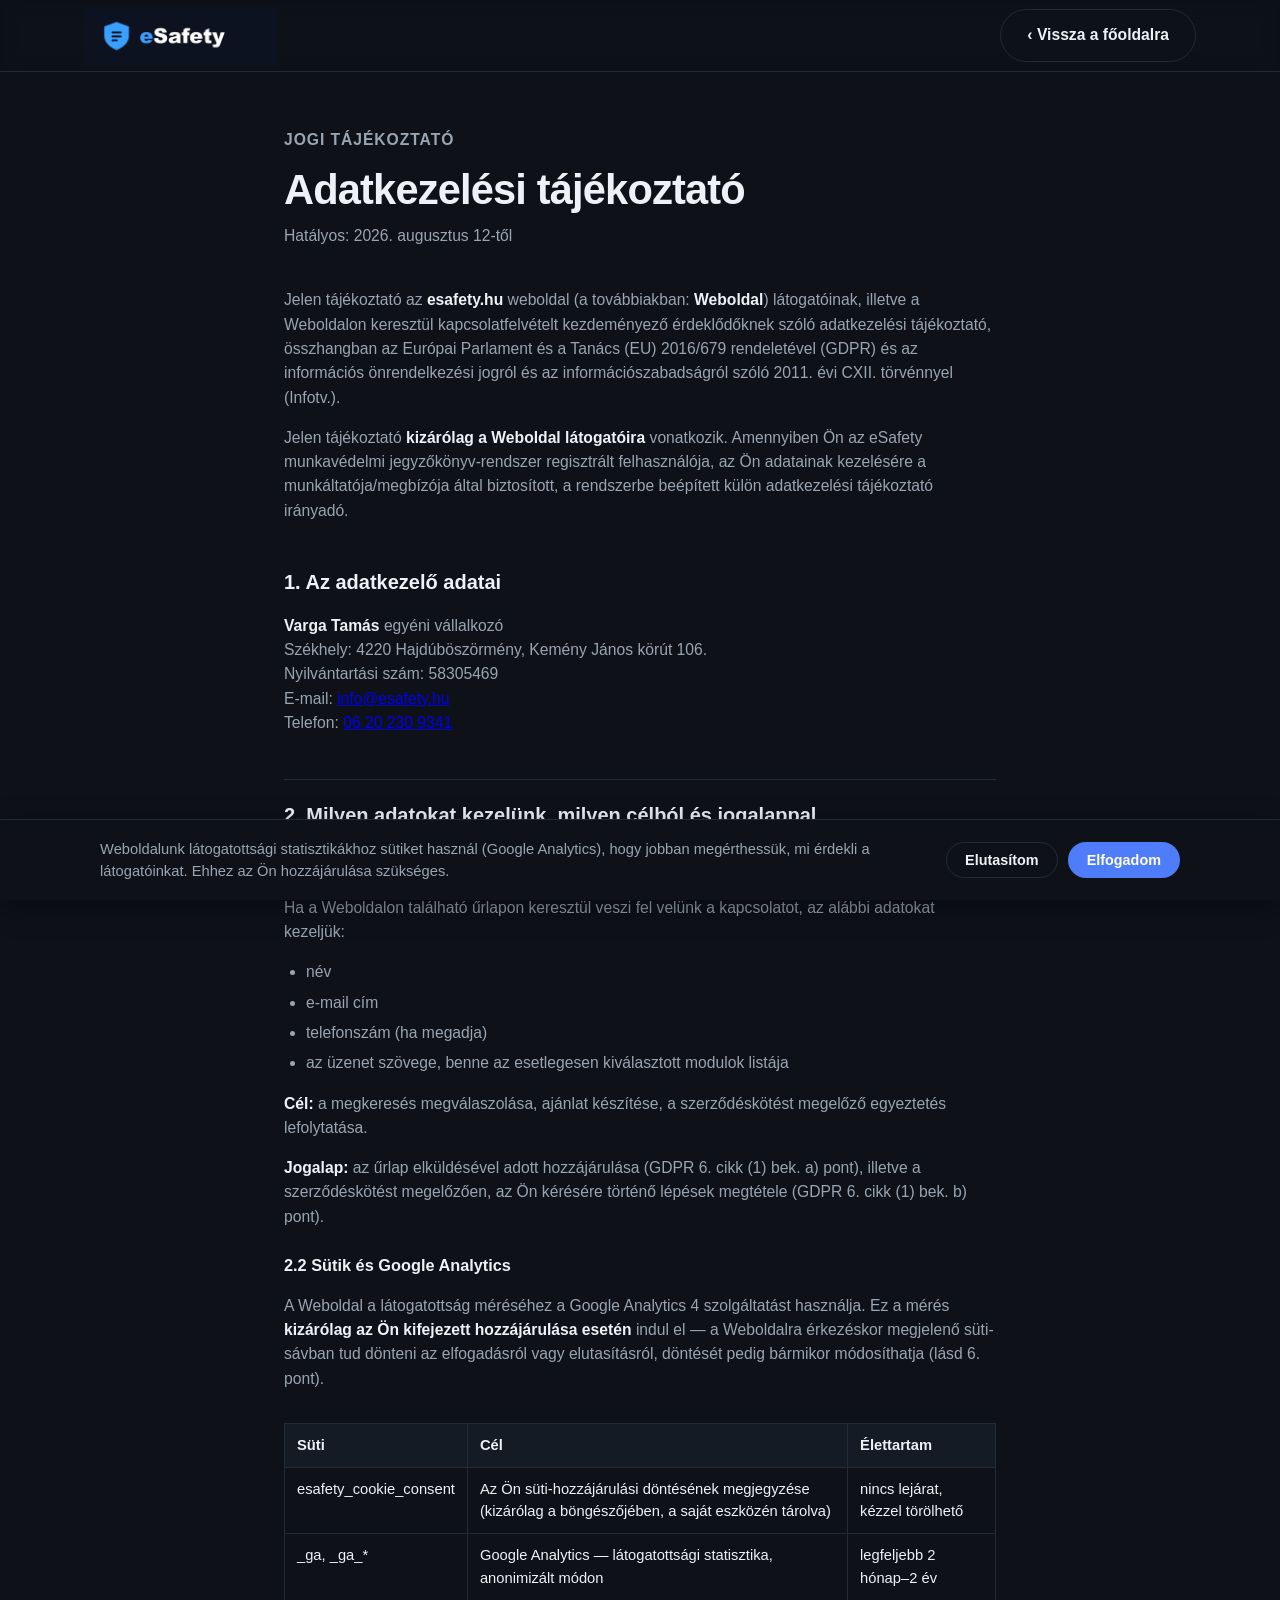
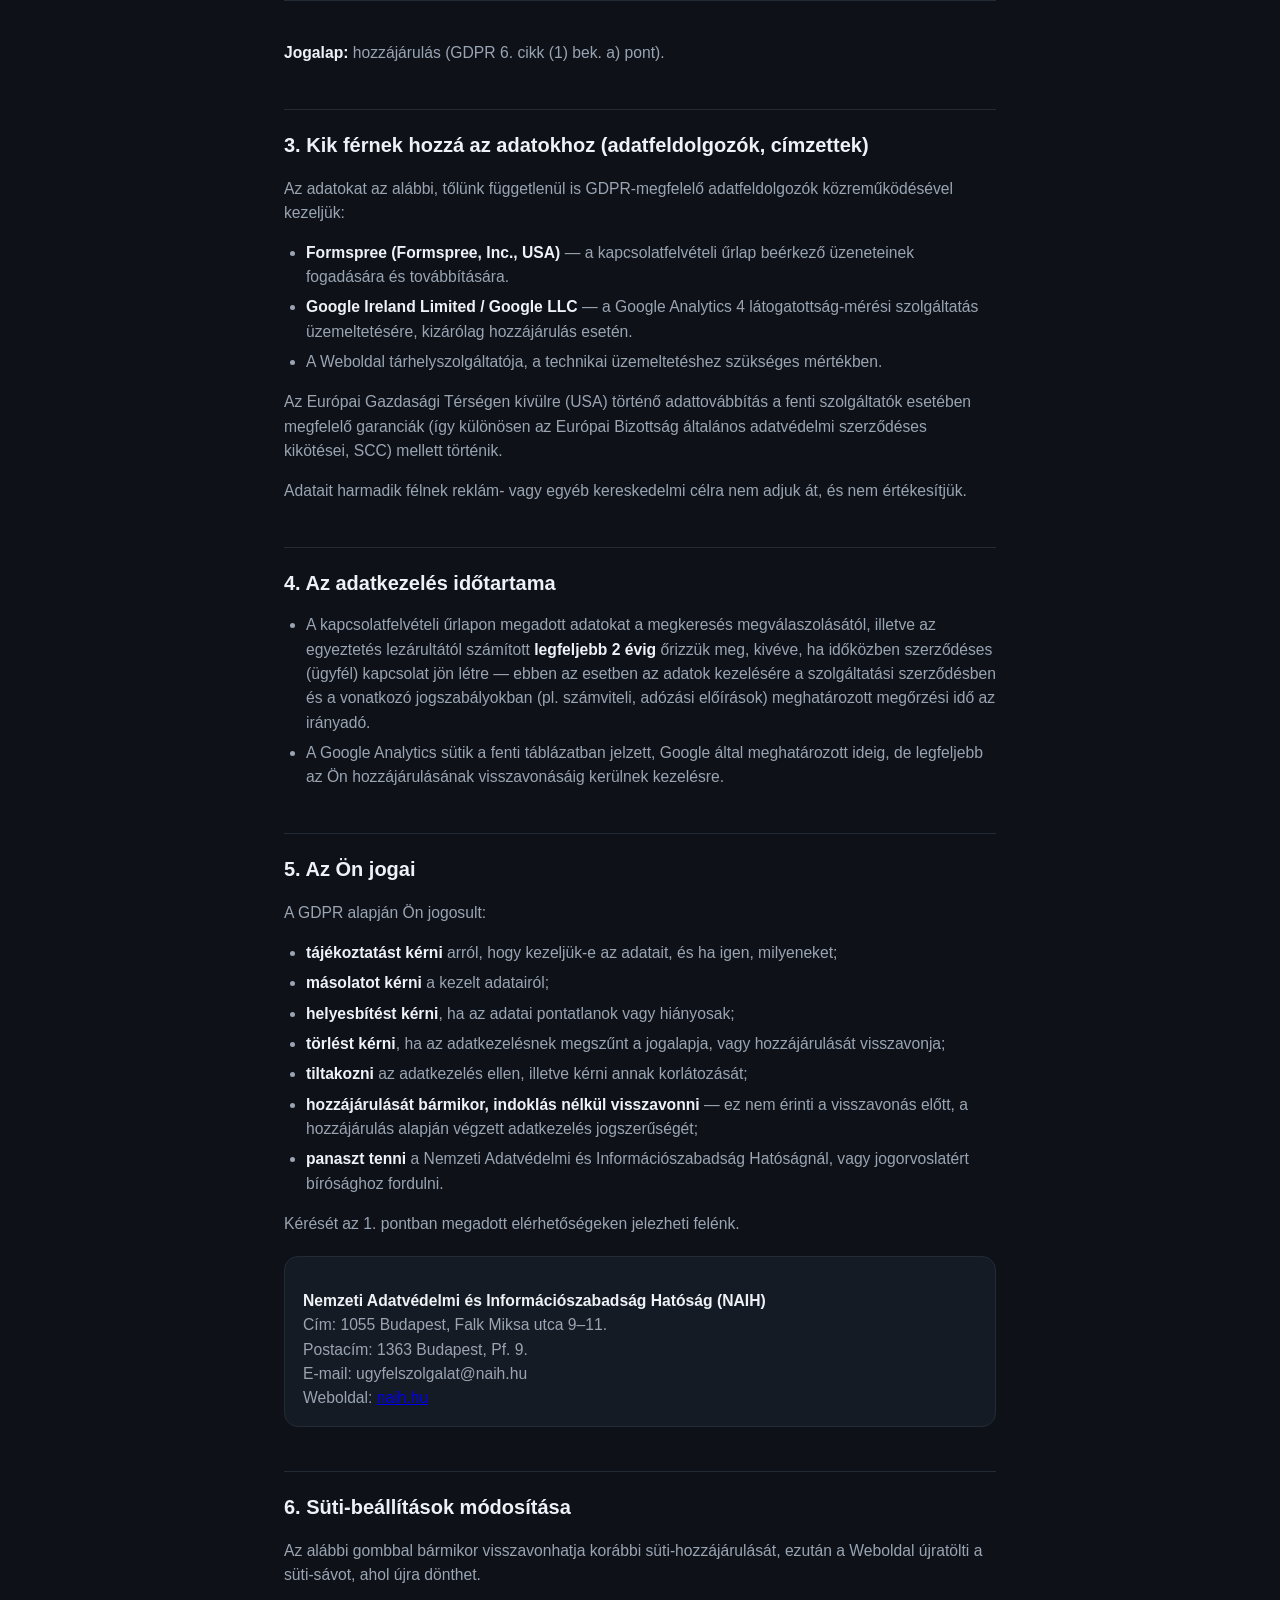
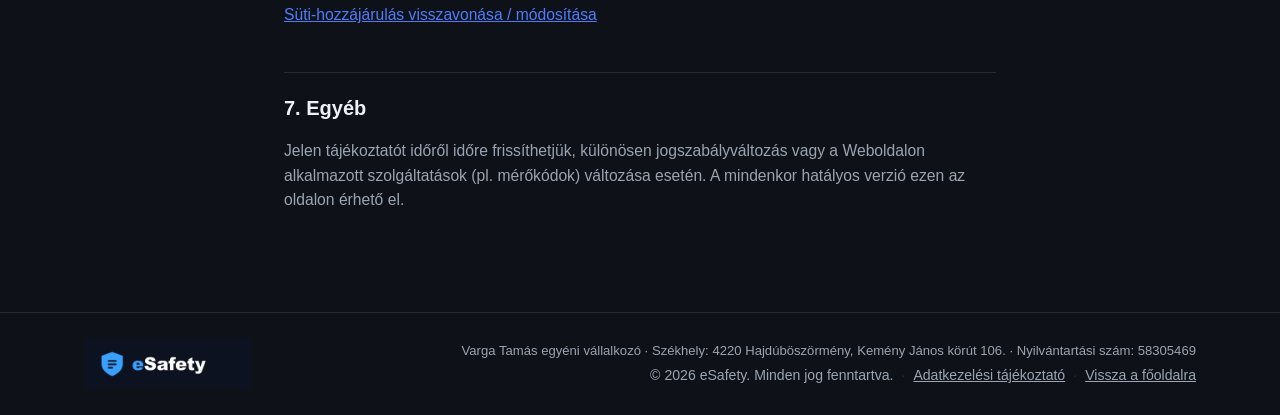
<file: adatkezelesi-tajekoztato.html>
<!DOCTYPE html>
<html lang="hu">
<head>
<meta charset="UTF-8">
<meta name="viewport" content="width=device-width, initial-scale=1.0">
<title>Adatkezelési tájékoztató | eSafety</title>
<meta name="description" content="Az eSafety.hu weboldal adatkezelési tájékoztatója: kapcsolatfelvételi űrlap, sütik és Google Analytics, adatkezelői és adatfeldolgozói adatok, érintetti jogok.">
<meta name="robots" content="noindex, follow">
<link rel="preconnect" href="https://fonts.googleapis.com">
<link rel="icon" type="image/png" sizes="32x32" href="assets/favicon-32.png">
<link rel="icon" type="image/png" sizes="192x192" href="assets/favicon-192.png">
<link rel="apple-touch-icon" sizes="192x192" href="assets/favicon-192.png">
<link rel="stylesheet" href="style.css?v=33">
<!-- Google Analytics 4 — a tényleges mérés csak süti-hozzájárulás után indul el, lásd az oldal alján lévő szkriptet -->
<script async src="https://www.googletagmanager.com/gtag/js?id=G-BDTPJ7N1BB"></script>
</head>
<body>

<header class="site-header legal-header">
  <div class="container header-inner">
    <a href="index.html" class="logo">
      <img src="assets/eSafety-logo-transparent.png" alt="eSafety" class="logo-img logo-img-light">
      <img src="assets/eSafety-logo-dark-bg.png" alt="eSafety" class="logo-img logo-img-dark">
    </a>
    <a href="index.html" class="btn btn-ghost">‹ Vissza a főoldalra</a>
  </div>
</header>

<main>
  <section class="section legal">
    <div class="container legal-container">
      <p class="eyebrow">Jogi tájékoztató</p>
      <h1>Adatkezelési tájékoztató</h1>
      <p class="legal-updated">Hatályos: 2026. augusztus 12-től</p>

      <p>Jelen tájékoztató az <strong>esafety.hu</strong> weboldal (a továbbiakban: <strong>Weboldal</strong>) látogatóinak, illetve a Weboldalon keresztül kapcsolatfelvételt kezdeményező érdeklődőknek szóló adatkezelési tájékoztató, összhangban az Európai Parlament és a Tanács (EU) 2016/679 rendeletével (GDPR) és az információs önrendelkezési jogról és az információszabadságról szóló 2011. évi CXII. törvénnyel (Infotv.).</p>

      <p>Jelen tájékoztató <strong>kizárólag a Weboldal látogatóira</strong> vonatkozik. Amennyiben Ön az eSafety munkavédelmi jegyzőkönyv-rendszer regisztrált felhasználója, az Ön adatainak kezelésére a munkáltatója/megbízója által biztosított, a rendszerbe beépített külön adatkezelési tájékoztató irányadó.</p>

      <h2>1. Az adatkezelő adatai</h2>
      <p>
        <strong>Varga Tamás</strong> egyéni vállalkozó<br>
        Székhely: 4220 Hajdúböszörmény, Kemény János körút 106.<br>
        Nyilvántartási szám: 58305469<br>
        E-mail: <a href="mailto:info@esafety.hu">info@esafety.hu</a><br>
        Telefon: <a href="tel:+36202309341">06 20 230 9341</a>
      </p>

      <h2>2. Milyen adatokat kezelünk, milyen célból és jogalappal</h2>

      <h3>2.1 Kapcsolatfelvételi (ajánlatkérő) űrlap</h3>
      <p>Ha a Weboldalon található űrlapon keresztül veszi fel velünk a kapcsolatot, az alábbi adatokat kezeljük:</p>
      <ul>
        <li>név</li>
        <li>e-mail cím</li>
        <li>telefonszám (ha megadja)</li>
        <li>az üzenet szövege, benne az esetlegesen kiválasztott modulok listája</li>
      </ul>
      <p><strong>Cél:</strong> a megkeresés megválaszolása, ajánlat készítése, a szerződéskötést megelőző egyeztetés lefolytatása.</p>
      <p><strong>Jogalap:</strong> az űrlap elküldésével adott hozzájárulása (GDPR 6. cikk (1) bek. a) pont), illetve a szerződéskötést megelőzően, az Ön kérésére történő lépések megtétele (GDPR 6. cikk (1) bek. b) pont).</p>

      <h3>2.2 Sütik és Google Analytics</h3>
      <p>A Weboldal a látogatottság méréséhez a Google Analytics 4 szolgáltatást használja. Ez a mérés <strong>kizárólag az Ön kifejezett hozzájárulása esetén</strong> indul el — a Weboldalra érkezéskor megjelenő süti-sávban tud dönteni az elfogadásról vagy elutasításról, döntését pedig bármikor módosíthatja (lásd 6. pont).</p>
      <div class="table-scroll">
        <table class="legal-table">
          <thead>
            <tr><th>Süti</th><th>Cél</th><th>Élettartam</th></tr>
          </thead>
          <tbody>
            <tr><td>esafety_cookie_consent</td><td>Az Ön süti-hozzájárulási döntésének megjegyzése (kizárólag a böngészőjében, a saját eszközén tárolva)</td><td>nincs lejárat, kézzel törölhető</td></tr>
            <tr><td>_ga, _ga_*</td><td>Google Analytics — látogatottsági statisztika, anonimizált módon</td><td>legfeljebb 2 hónap–2 év</td></tr>
          </tbody>
        </table>
      </div>
      <p><strong>Jogalap:</strong> hozzájárulás (GDPR 6. cikk (1) bek. a) pont).</p>

      <h2>3. Kik férnek hozzá az adatokhoz (adatfeldolgozók, címzettek)</h2>
      <p>Az adatokat az alábbi, tőlünk függetlenül is GDPR-megfelelő adatfeldolgozók közreműködésével kezeljük:</p>
      <ul>
        <li><strong>Formspree (Formspree, Inc., USA)</strong> — a kapcsolatfelvételi űrlap beérkező üzeneteinek fogadására és továbbítására.</li>
        <li><strong>Google Ireland Limited / Google LLC</strong> — a Google Analytics 4 látogatottság-mérési szolgáltatás üzemeltetésére, kizárólag hozzájárulás esetén.</li>
        <li>A Weboldal tárhelyszolgáltatója, a technikai üzemeltetéshez szükséges mértékben.</li>
      </ul>
      <p>Az Európai Gazdasági Térségen kívülre (USA) történő adattovábbítás a fenti szolgáltatók esetében megfelelő garanciák (így különösen az Európai Bizottság általános adatvédelmi szerződéses kikötései, SCC) mellett történik.</p>
      <p>Adatait harmadik félnek reklám- vagy egyéb kereskedelmi célra nem adjuk át, és nem értékesítjük.</p>

      <h2>4. Az adatkezelés időtartama</h2>
      <ul>
        <li>A kapcsolatfelvételi űrlapon megadott adatokat a megkeresés megválaszolásától, illetve az egyeztetés lezárultától számított <strong>legfeljebb 2 évig</strong> őrizzük meg, kivéve, ha időközben szerződéses (ügyfél) kapcsolat jön létre — ebben az esetben az adatok kezelésére a szolgáltatási szerződésben és a vonatkozó jogszabályokban (pl. számviteli, adózási előírások) meghatározott megőrzési idő az irányadó.</li>
        <li>A Google Analytics sütik a fenti táblázatban jelzett, Google által meghatározott ideig, de legfeljebb az Ön hozzájárulásának visszavonásáig kerülnek kezelésre.</li>
      </ul>

      <h2>5. Az Ön jogai</h2>
      <p>A GDPR alapján Ön jogosult:</p>
      <ul>
        <li><strong>tájékoztatást kérni</strong> arról, hogy kezeljük-e az adatait, és ha igen, milyeneket;</li>
        <li><strong>másolatot kérni</strong> a kezelt adatairól;</li>
        <li><strong>helyesbítést kérni</strong>, ha az adatai pontatlanok vagy hiányosak;</li>
        <li><strong>törlést kérni</strong>, ha az adatkezelésnek megszűnt a jogalapja, vagy hozzájárulását visszavonja;</li>
        <li><strong>tiltakozni</strong> az adatkezelés ellen, illetve kérni annak korlátozását;</li>
        <li><strong>hozzájárulását bármikor, indoklás nélkül visszavonni</strong> — ez nem érinti a visszavonás előtt, a hozzájárulás alapján végzett adatkezelés jogszerűségét;</li>
        <li><strong>panaszt tenni</strong> a Nemzeti Adatvédelmi és Információszabadság Hatóságnál, vagy jogorvoslatért bírósághoz fordulni.</li>
      </ul>
      <p>Kérését az 1. pontban megadott elérhetőségeken jelezheti felénk.</p>

      <div class="legal-note">
        <p><strong>Nemzeti Adatvédelmi és Információszabadság Hatóság (NAIH)</strong><br>
        Cím: 1055 Budapest, Falk Miksa utca 9–11.<br>
        Postacím: 1363 Budapest, Pf. 9.<br>
        E-mail: ugyfelszolgalat@naih.hu<br>
        Weboldal: <a href="https://naih.hu" target="_blank" rel="noopener">naih.hu</a></p>
      </div>

      <h2>6. Süti-beállítások módosítása</h2>
      <p>Az alábbi gombbal bármikor visszavonhatja korábbi süti-hozzájárulását, ezután a Weboldal újratölti a süti-sávot, ahol újra dönthet.</p>
      <p><button type="button" class="consent-reset" id="consentReset">Süti-hozzájárulás visszavonása / módosítása</button></p>

      <h2>7. Egyéb</h2>
      <p>Jelen tájékoztatót időről időre frissíthetjük, különösen jogszabályváltozás vagy a Weboldalon alkalmazott szolgáltatások (pl. mérőkódok) változása esetén. A mindenkor hatályos verzió ezen az oldalon érhető el.</p>
    </div>
  </section>
</main>

<footer class="site-footer">
  <div class="container footer-inner">
    <a href="index.html" class="footer-logo">
      <img src="assets/eSafety-logo-transparent.png" alt="eSafety" class="logo-img logo-img-light">
      <img src="assets/eSafety-logo-dark-bg.png" alt="eSafety" class="logo-img logo-img-dark">
    </a>
    <div class="footer-legal">
      <p class="footer-company">Varga Tamás egyéni vállalkozó · Székhely: 4220 Hajdúböszörmény, Kemény János körút 106. · Nyilvántartási szám: 58305469</p>
      <p class="footer-meta">
        <span>&copy; <span id="year"></span> eSafety. Minden jog fenntartva.</span>
        <span class="footer-divider">·</span>
        <a href="adatkezelesi-tajekoztato.html">Adatkezelési tájékoztató</a>
        <span class="footer-divider">·</span>
        <a href="index.html">Vissza a főoldalra</a>
      </p>
    </div>
  </div>
</footer>

<div class="cookie-banner" id="cookieBanner" hidden role="dialog" aria-live="polite" aria-label="Süti-hozzájárulás">
  <div class="cookie-banner-inner">
    <p class="cookie-banner-text">
      Weboldalunk látogatottsági statisztikákhoz sütiket használ (Google Analytics), hogy jobban megérthessük, mi érdekli a látogatóinkat. Ehhez az Ön hozzájárulása szükséges.
    </p>
    <div class="cookie-banner-actions">
      <button type="button" class="btn btn-ghost" id="cookieDecline">Elutasítom</button>
      <button type="button" class="btn btn-primary" id="cookieAccept">Elfogadom</button>
    </div>
  </div>
</div>

<script>
  document.getElementById('year').textContent = new Date().getFullYear();

  const GA_MEASUREMENT_ID = 'G-BDTPJ7N1BB';
  const CONSENT_KEY = 'esafety_cookie_consent';

  function loadGoogleAnalytics() {
    window.dataLayer = window.dataLayer || [];
    function gtag() { dataLayer.push(arguments); }
    window.gtag = gtag;
    gtag('js', new Date());
    gtag('config', GA_MEASUREMENT_ID);
  }

  const cookieBanner = document.getElementById('cookieBanner');
  const cookieAccept = document.getElementById('cookieAccept');
  const cookieDecline = document.getElementById('cookieDecline');
  const storedConsent = localStorage.getItem(CONSENT_KEY);

  if (storedConsent === 'accepted') {
    loadGoogleAnalytics();
  } else if (storedConsent !== 'declined') {
    cookieBanner.hidden = false;
  }

  cookieAccept.addEventListener('click', () => {
    localStorage.setItem(CONSENT_KEY, 'accepted');
    cookieBanner.hidden = true;
    loadGoogleAnalytics();
  });

  cookieDecline.addEventListener('click', () => {
    localStorage.setItem(CONSENT_KEY, 'declined');
    cookieBanner.hidden = true;
  });

  document.getElementById('consentReset').addEventListener('click', () => {
    localStorage.removeItem(CONSENT_KEY);
    cookieBanner.hidden = false;
  });
</script>

</body>
</html>
</file>
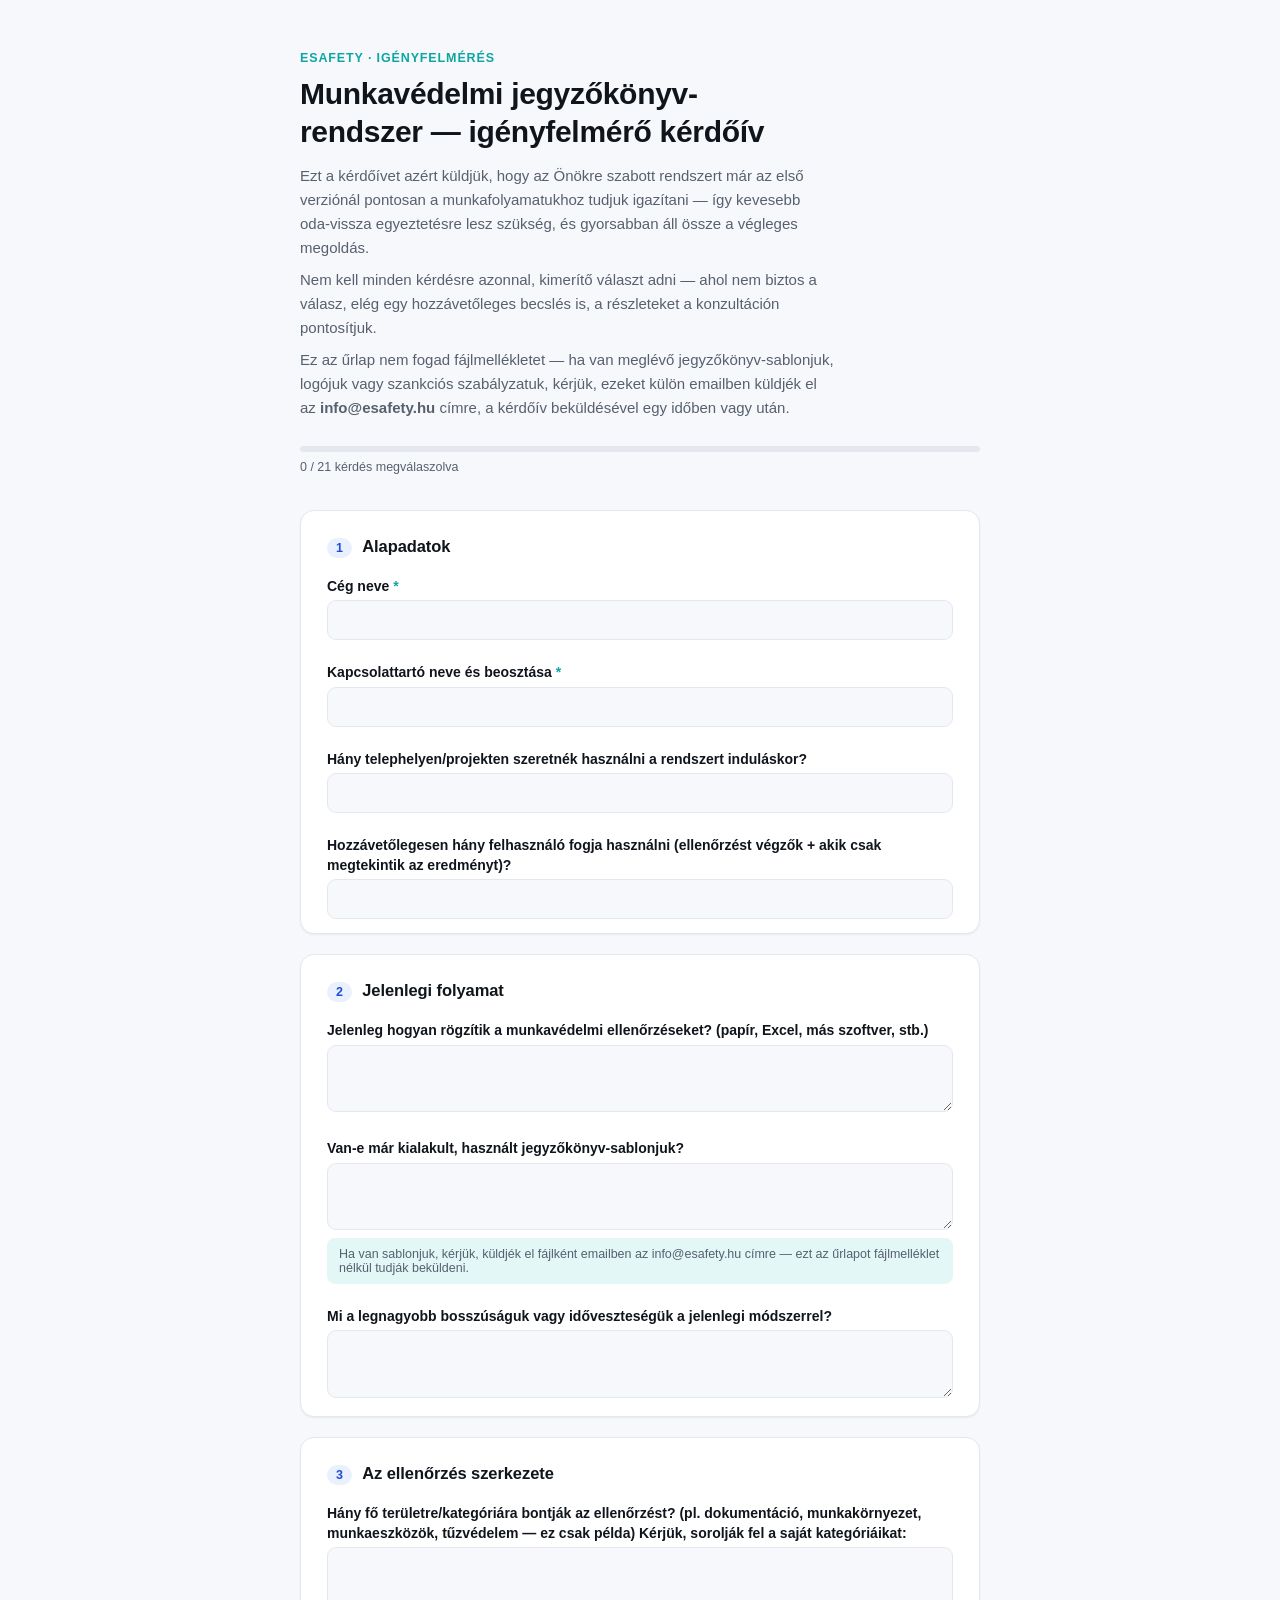
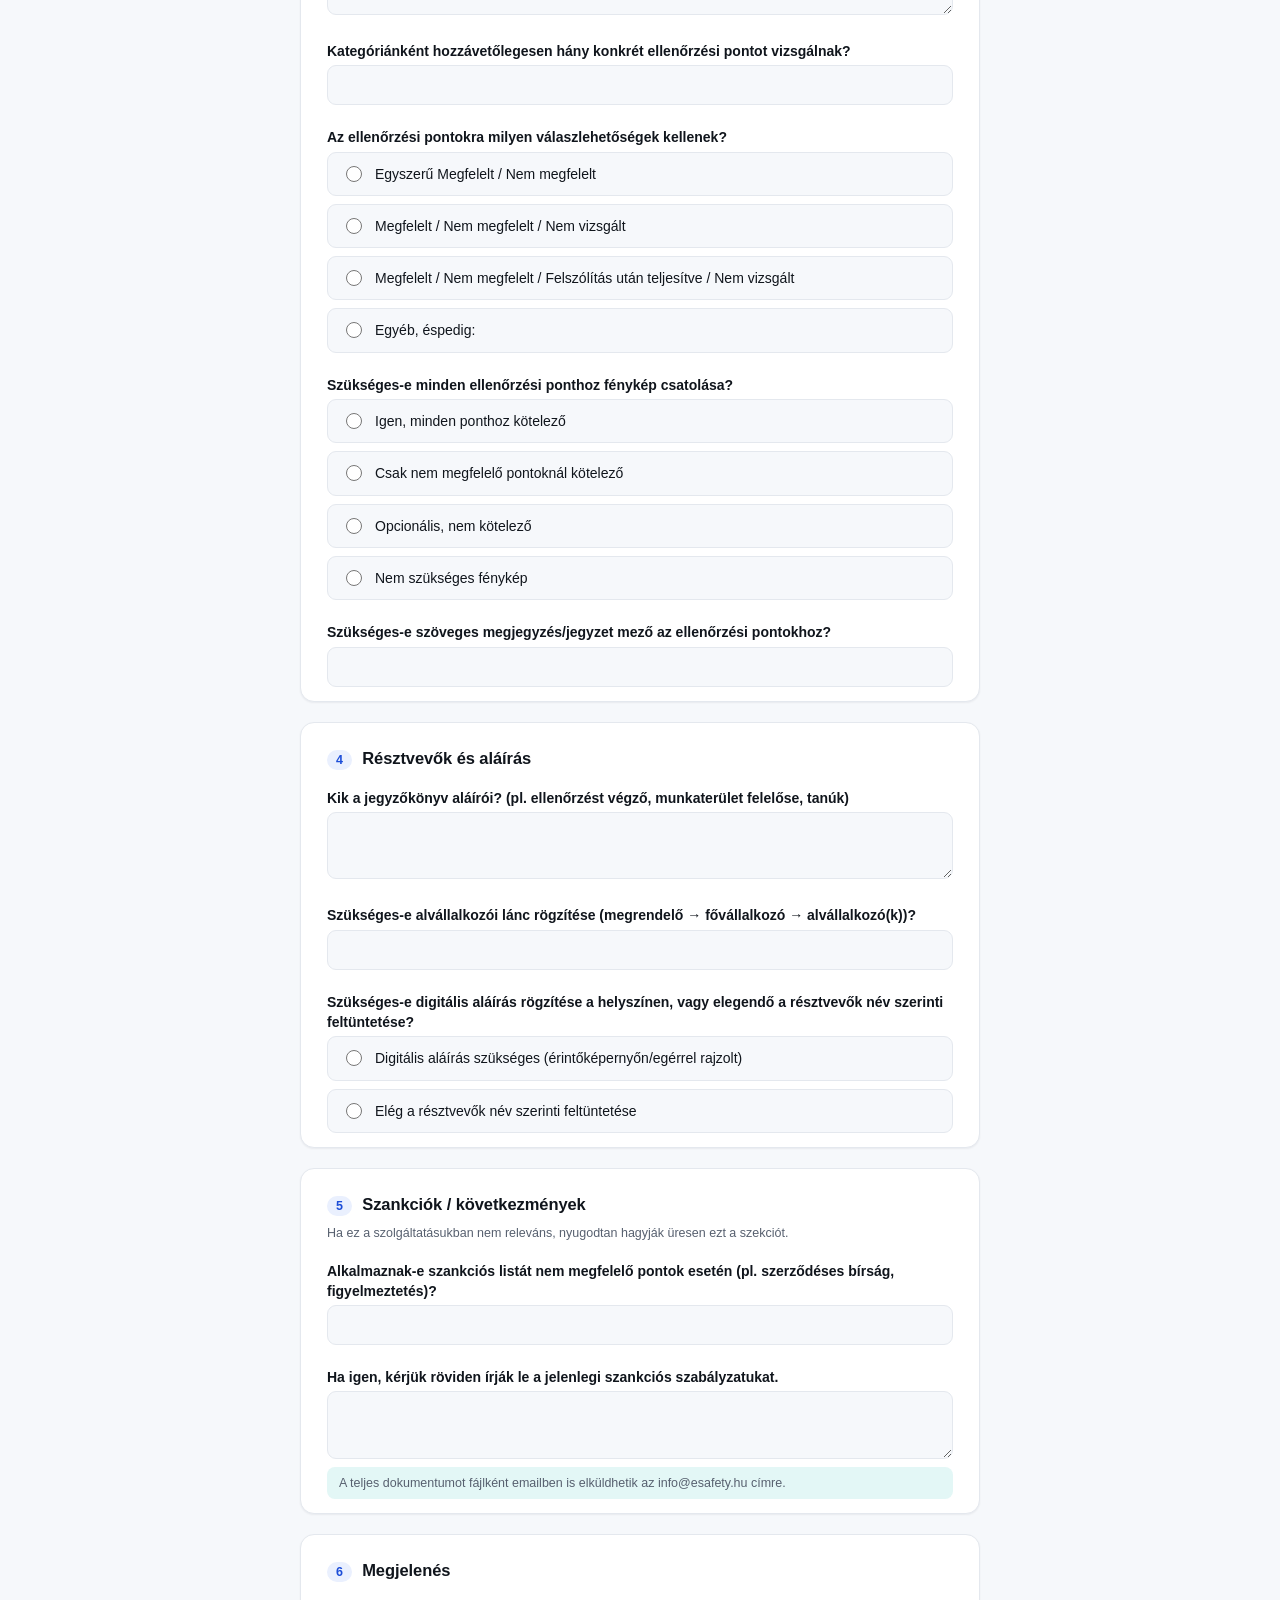
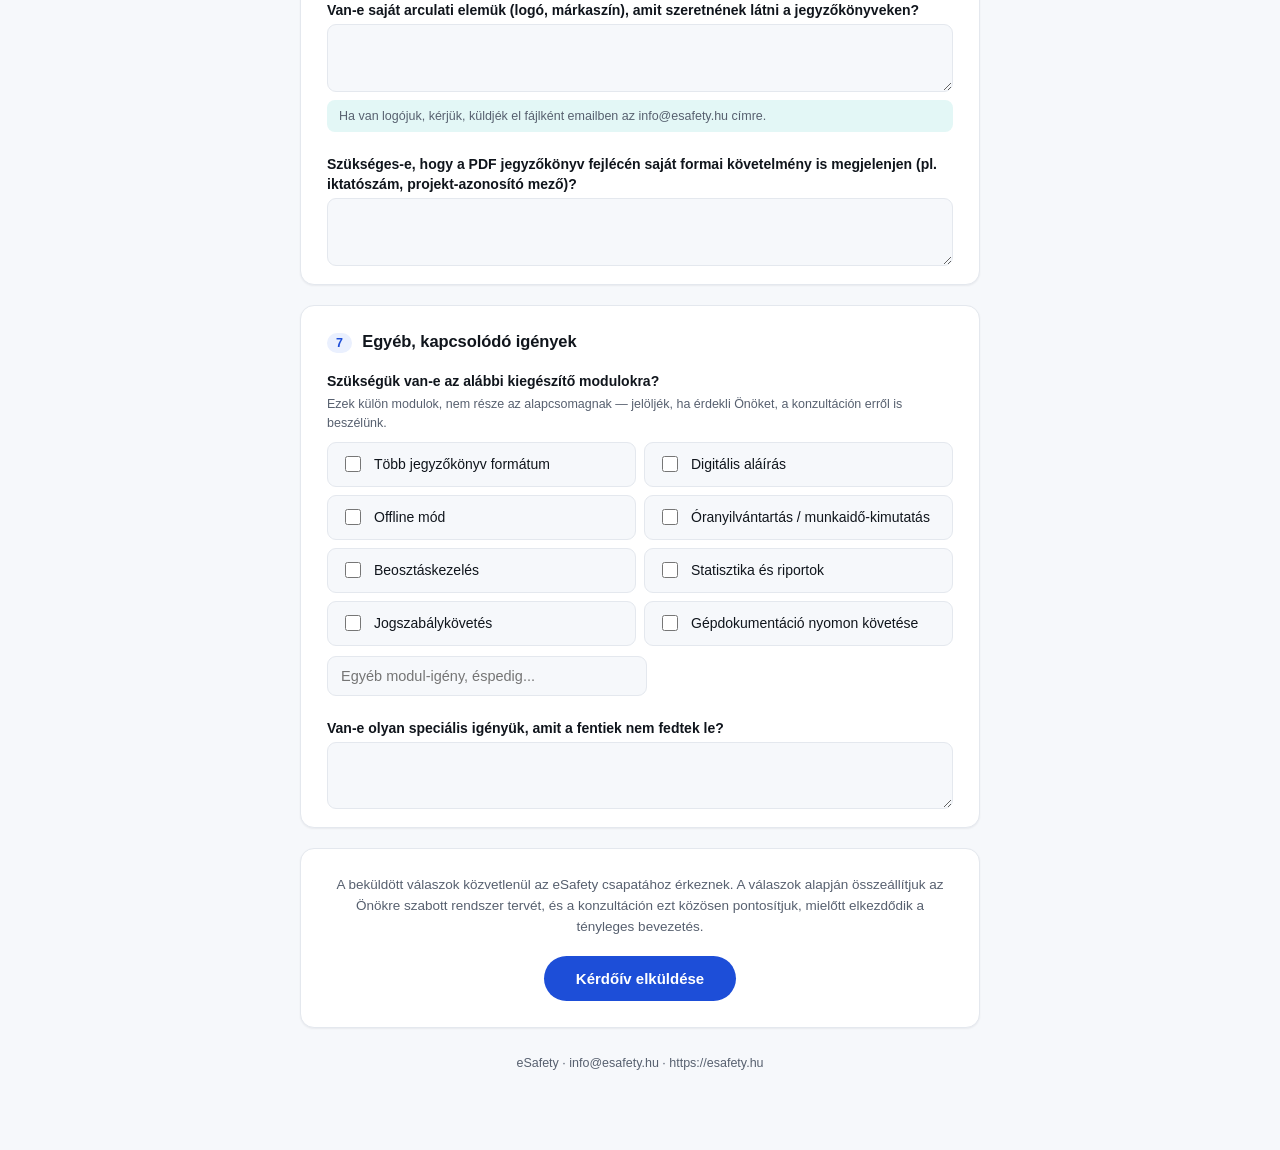
<file: kerdoiv.html>
<!DOCTYPE html>
<html lang="hu">
<head>
<meta charset="UTF-8">
<meta name="viewport" content="width=device-width, initial-scale=1.0">
<title>eSafety — Igényfelmérő kérdőív</title>
<meta name="description" content="Igényfelmérő kérdőív az eSafety munkavédelmi jegyzőkönyv-rendszer testreszabásához.">
<link rel="icon" type="image/png" sizes="32x32" href="assets/favicon-32.png">
<link rel="icon" type="image/png" sizes="192x192" href="assets/favicon-192.png">
<style>
  :root {
    --color-bg: #ffffff;
    --color-bg-alt: #f6f8fb;
    --color-text: #10151c;
    --color-text-muted: #57606f;
    --color-border: #e4e8ee;
    --color-primary: #1d4ed8;
    --color-primary-dark: #1739a8;
    --color-primary-tint: #eaf0fe;
    --color-accent: #0ea5a4;
    --color-accent-tint: #e3f7f6;
    --shadow-sm: 0 1px 2px rgba(16, 21, 28, 0.06);
    --shadow-md: 0 8px 24px rgba(16, 21, 28, 0.08);
    --radius: 14px;
    color-scheme: light dark;
  }

  @media (prefers-color-scheme: dark) {
    :root {
      --color-bg: #0e1218;
      --color-bg-alt: #151b24;
      --color-text: #eef1f6;
      --color-text-muted: #9aa4b2;
      --color-border: #232b37;
      --color-primary: #4f7dfa;
      --color-primary-dark: #6d94fb;
      --color-primary-tint: #182544;
      --color-accent: #2dd4c8;
      --color-accent-tint: #14302e;
      --shadow-sm: 0 1px 2px rgba(0, 0, 0, 0.3);
      --shadow-md: 0 8px 28px rgba(0, 0, 0, 0.45);
    }
  }

  * { box-sizing: border-box; }
  html, body {
    margin: 0;
    background: var(--color-bg-alt);
    color: var(--color-text);
    font-family: -apple-system, "Segoe UI", Roboto, Helvetica, Arial, sans-serif;
    -webkit-font-smoothing: antialiased;
  }

  .page {
    max-width: 720px;
    margin: 0 auto;
    padding: 48px 20px 80px;
  }

  header.top {
    margin-bottom: 36px;
  }

  .eyebrow {
    display: inline-flex;
    align-items: center;
    gap: 8px;
    font-size: 12.5px;
    letter-spacing: .07em;
    text-transform: uppercase;
    color: var(--color-accent);
    font-weight: 700;
    margin-bottom: 10px;
  }

  h1 {
    font-size: clamp(24px, 3.6vw, 30px);
    font-weight: 700;
    margin: 0 0 14px;
    letter-spacing: -0.01em;
    text-wrap: balance;
    line-height: 1.25;
  }

  .lead {
    color: var(--color-text-muted);
    font-size: 15px;
    line-height: 1.6;
    max-width: 64ch;
    margin: 0 0 8px;
  }

  .progress-track {
    margin-top: 26px;
    height: 6px;
    border-radius: 999px;
    background: var(--color-border);
    overflow: hidden;
  }
  .progress-fill {
    height: 100%;
    width: 0%;
    background: linear-gradient(90deg, var(--color-primary), var(--color-accent));
    transition: width .25s ease;
  }
  .progress-label {
    margin-top: 8px;
    font-size: 12.5px;
    color: var(--color-text-muted);
    font-variant-numeric: tabular-nums;
  }

  section.block {
    background: var(--color-bg);
    border: 1px solid var(--color-border);
    border-radius: var(--radius);
    box-shadow: var(--shadow-sm);
    padding: 26px 26px 8px;
    margin-bottom: 20px;
  }

  .block-head {
    display: flex;
    align-items: baseline;
    gap: 10px;
    margin-bottom: 18px;
  }

  .block-num {
    font-size: 12.5px;
    font-weight: 700;
    color: var(--color-primary);
    background: var(--color-primary-tint);
    padding: 3px 9px;
    border-radius: 999px;
    letter-spacing: .02em;
  }

  h2 {
    font-size: 16.5px;
    font-weight: 700;
    margin: 0;
    letter-spacing: -0.005em;
  }

  .field {
    margin-bottom: 22px;
  }

  .field-label {
    display: block;
    font-size: 14px;
    font-weight: 600;
    margin-bottom: 4px;
    line-height: 1.45;
  }

  .field-hint {
    font-size: 12.5px;
    color: var(--color-text-muted);
    margin: 0 0 9px;
    line-height: 1.5;
  }

  input[type="text"],
  input[type="email"],
  input[type="tel"],
  input[type="number"],
  textarea {
    width: 100%;
    padding: 11px 13px;
    border: 1px solid var(--color-border);
    border-radius: 9px;
    background: var(--color-bg-alt);
    color: var(--color-text);
    font-size: 14.5px;
    font-family: inherit;
    transition: border-color .15s ease, background .15s ease;
  }

  input:focus-visible, textarea:focus-visible {
    outline: none;
    border-color: var(--color-primary);
    background: var(--color-bg);
    box-shadow: 0 0 0 3px var(--color-primary-tint);
  }

  textarea { resize: vertical; min-height: 64px; line-height: 1.5; }

  .option-list {
    display: flex;
    flex-direction: column;
    gap: 8px;
  }

  .option {
    display: flex;
    align-items: flex-start;
    gap: 10px;
    padding: 11px 13px;
    border: 1px solid var(--color-border);
    border-radius: 9px;
    background: var(--color-bg-alt);
    cursor: pointer;
    transition: border-color .15s ease, background .15s ease;
  }
  .option:hover { border-color: var(--color-primary); }
  .option:has(input:checked) {
    border-color: var(--color-primary);
    background: var(--color-primary-tint);
  }

  .option input[type="radio"],
  .option input[type="checkbox"] {
    margin-top: 2px;
    width: 16px;
    height: 16px;
    accent-color: var(--color-primary);
    flex-shrink: 0;
  }

  .option-text {
    font-size: 14px;
    line-height: 1.45;
  }

  .option-other-input {
    margin-top: 8px;
    margin-left: 26px;
  }
  .option-other-input input {
    max-width: 320px;
  }

  .module-grid {
    display: grid;
    grid-template-columns: 1fr 1fr;
    gap: 8px;
  }
  @media (max-width: 540px) {
    .module-grid { grid-template-columns: 1fr; }
  }

  .file-note {
    display: flex;
    align-items: center;
    gap: 8px;
    font-size: 12.5px;
    color: var(--color-text-muted);
    background: var(--color-accent-tint);
    border-radius: 8px;
    padding: 9px 12px;
    margin-top: 4px;
  }

  .prefilled-note {
    font-size: 12.5px;
    color: var(--color-primary-dark);
    background: var(--color-primary-tint);
    border-radius: 8px;
    padding: 9px 12px;
    margin-bottom: 12px;
    line-height: 1.5;
  }
  @media (prefers-color-scheme: dark) {
    .prefilled-note { color: var(--color-accent); }
  }

  .field:last-child { margin-bottom: 6px; }

  .submit-section {
    background: var(--color-bg);
    border: 1px solid var(--color-border);
    border-radius: var(--radius);
    box-shadow: var(--shadow-sm);
    padding: 26px;
    text-align: center;
  }

  .submit-section p {
    color: var(--color-text-muted);
    font-size: 13.5px;
    margin: 0 0 18px;
    line-height: 1.55;
  }

  button.submit-btn {
    appearance: none;
    border: none;
    background: var(--color-primary);
    color: #fff;
    font-size: 15px;
    font-weight: 700;
    padding: 14px 32px;
    border-radius: 999px;
    cursor: pointer;
    transition: background .15s ease, transform .1s ease;
  }
  button.submit-btn:hover { background: var(--color-primary-dark); transform: translateY(-1px); }
  button.submit-btn:disabled { opacity: .6; cursor: default; transform: none; }

  .required-star { color: var(--color-accent); }

  footer.foot {
    margin-top: 28px;
    text-align: center;
    font-size: 12.5px;
    color: var(--color-text-muted);
  }
</style>
</head>
<body>

<div class="page">
  <header class="top">
    <span class="eyebrow">eSafety · igényfelmérés</span>
    <h1>Munkavédelmi jegyzőkönyv-rendszer — igényfelmérő kérdőív</h1>
    <p class="lead">
      Ezt a kérdőívet azért küldjük, hogy az Önökre szabott rendszert már az első verziónál
      pontosan a munkafolyamatukhoz tudjuk igazítani — így kevesebb oda-vissza egyeztetésre
      lesz szükség, és gyorsabban áll össze a végleges megoldás.
    </p>
    <p class="lead">
      Nem kell minden kérdésre azonnal, kimerítő választ adni — ahol nem biztos a válasz, elég
      egy hozzávetőleges becslés is, a részleteket a konzultáción pontosítjuk.
    </p>
    <p class="lead">
      Ez az űrlap nem fogad fájlmellékletet — ha van meglévő jegyzőkönyv-sablonjuk, logójuk
      vagy szankciós szabályzatuk, kérjük, ezeket külön emailben küldjék el az
      <strong>info@esafety.hu</strong> címre, a kérdőív beküldésével egy időben vagy után.
    </p>
    <div class="progress-track"><div class="progress-fill" id="progressFill"></div></div>
    <div class="progress-label" id="progressLabel">0 / 21 kérdés megválaszolva</div>
  </header>

  <form id="surveyForm" action="https://formspree.io/f/mzdndlky" method="POST">
    <input type="hidden" name="_subject" value="📋 Igényfelmérő kérdőív kitöltve — eSafety">

    <section class="block">
      <div class="block-head"><span class="block-num">1</span><h2>Alapadatok</h2></div>

      <div class="field">
        <label class="field-label" for="q1">Cég neve <span class="required-star">*</span></label>
        <input type="text" id="q1" name="1_ceg_neve" required>
      </div>
      <div class="field">
        <label class="field-label" for="q2">Kapcsolattartó neve és beosztása <span class="required-star">*</span></label>
        <input type="text" id="q2" name="2_kapcsolattarto" required>
      </div>
      <div class="field">
        <label class="field-label" for="q3">Hány telephelyen/projekten szeretnék használni a rendszert induláskor?</label>
        <input type="text" id="q3" name="3_telephelyek_szama">
      </div>
      <div class="field">
        <label class="field-label" for="q4">Hozzávetőlegesen hány felhasználó fogja használni (ellenőrzést végzők + akik csak megtekintik az eredményt)?</label>
        <input type="text" id="q4" name="4_felhasznalok_szama">
      </div>
    </section>

    <section class="block">
      <div class="block-head"><span class="block-num">2</span><h2>Jelenlegi folyamat</h2></div>

      <div class="field">
        <label class="field-label" for="q5">Jelenleg hogyan rögzítik a munkavédelmi ellenőrzéseket? (papír, Excel, más szoftver, stb.)</label>
        <textarea id="q5" name="5_jelenlegi_folyamat"></textarea>
      </div>
      <div class="field">
        <label class="field-label" for="q6">Van-e már kialakult, használt jegyzőkönyv-sablonjuk?</label>
        <textarea id="q6" name="6_meglevo_sablon"></textarea>
        <div class="file-note">Ha van sablonjuk, kérjük, küldjék el fájlként emailben az info@esafety.hu címre — ezt az űrlapot fájlmelléklet nélkül tudják beküldeni.</div>
      </div>
      <div class="field">
        <label class="field-label" for="q7">Mi a legnagyobb bosszúságuk vagy időveszteségük a jelenlegi módszerrel?</label>
        <textarea id="q7" name="7_legnagyobb_problema"></textarea>
      </div>
    </section>

    <section class="block">
      <div class="block-head"><span class="block-num">3</span><h2>Az ellenőrzés szerkezete</h2></div>

      <div class="field">
        <label class="field-label" for="q8">Hány fő területre/kategóriára bontják az ellenőrzést? (pl. dokumentáció, munkakörnyezet, munkaeszközök, tűzvédelem — ez csak példa) Kérjük, sorolják fel a saját kategóriáikat:</label>
        <textarea id="q8" name="8_kategoriak"></textarea>
      </div>
      <div class="field">
        <label class="field-label" for="q9">Kategóriánként hozzávetőlegesen hány konkrét ellenőrzési pontot vizsgálnak?</label>
        <input type="text" id="q9" name="9_pontok_szama">
      </div>
      <div class="field">
        <span class="field-label">Az ellenőrzési pontokra milyen válaszlehetőségek kellenek?</span>
        <div class="option-list">
          <label class="option"><input type="radio" name="10_valaszlehetosegek" value="Egyszerű Megfelelt / Nem megfelelt"><span class="option-text">Egyszerű Megfelelt / Nem megfelelt</span></label>
          <label class="option"><input type="radio" name="10_valaszlehetosegek" value="Megfelelt / Nem megfelelt / Nem vizsgált"><span class="option-text">Megfelelt / Nem megfelelt / Nem vizsgált</span></label>
          <label class="option"><input type="radio" name="10_valaszlehetosegek" value="Megfelelt / Nem megfelelt / Felszólítás után teljesítve / Nem vizsgált"><span class="option-text">Megfelelt / Nem megfelelt / Felszólítás után teljesítve / Nem vizsgált</span></label>
          <label class="option">
            <input type="radio" name="10_valaszlehetosegek" value="egyeb" data-other-toggle="q10other">
            <span class="option-text">Egyéb, éspedig:</span>
          </label>
        </div>
        <div class="option-other-input" id="q10other" hidden>
          <input type="text" name="10_valaszlehetosegek_egyeb" placeholder="Írja le...">
        </div>
      </div>
      <div class="field">
        <span class="field-label">Szükséges-e minden ellenőrzési ponthoz fénykép csatolása?</span>
        <div class="option-list">
          <label class="option"><input type="radio" name="11_fenykep" value="Igen, minden ponthoz kötelező"><span class="option-text">Igen, minden ponthoz kötelező</span></label>
          <label class="option"><input type="radio" name="11_fenykep" value="Csak nem megfelelő pontoknál kötelező"><span class="option-text">Csak nem megfelelő pontoknál kötelező</span></label>
          <label class="option"><input type="radio" name="11_fenykep" value="Opcionális, nem kötelező"><span class="option-text">Opcionális, nem kötelező</span></label>
          <label class="option"><input type="radio" name="11_fenykep" value="Nem szükséges fénykép"><span class="option-text">Nem szükséges fénykép</span></label>
        </div>
      </div>
      <div class="field">
        <label class="field-label" for="q12">Szükséges-e szöveges megjegyzés/jegyzet mező az ellenőrzési pontokhoz?</label>
        <input type="text" id="q12" name="12_megjegyzes_mezo">
      </div>
    </section>

    <section class="block">
      <div class="block-head"><span class="block-num">4</span><h2>Résztvevők és aláírás</h2></div>

      <div class="field">
        <label class="field-label" for="q13">Kik a jegyzőkönyv aláírói? (pl. ellenőrzést végző, munkaterület felelőse, tanúk)</label>
        <textarea id="q13" name="13_alairok"></textarea>
      </div>
      <div class="field">
        <label class="field-label" for="q14">Szükséges-e alvállalkozói lánc rögzítése (megrendelő → fővállalkozó → alvállalkozó(k))?</label>
        <input type="text" id="q14" name="14_alvallalkozoi_lanc">
      </div>
      <div class="field">
        <span class="field-label">Szükséges-e digitális aláírás rögzítése a helyszínen, vagy elegendő a résztvevők név szerinti feltüntetése?</span>
        <div class="option-list">
          <label class="option"><input type="radio" name="15_digitalis_alairas" value="Digitális aláírás szükséges"><span class="option-text">Digitális aláírás szükséges (érintőképernyőn/egérrel rajzolt)</span></label>
          <label class="option"><input type="radio" name="15_digitalis_alairas" value="Elég a név szerinti feltüntetés"><span class="option-text">Elég a résztvevők név szerinti feltüntetése</span></label>
        </div>
      </div>
    </section>

    <section class="block">
      <div class="block-head"><span class="block-num">5</span><h2>Szankciók / következmények</h2></div>
      <p class="field-hint" style="margin-top:-10px;margin-bottom:18px;">Ha ez a szolgáltatásukban nem releváns, nyugodtan hagyják üresen ezt a szekciót.</p>

      <div class="field">
        <label class="field-label" for="q16">Alkalmaznak-e szankciós listát nem megfelelő pontok esetén (pl. szerződéses bírság, figyelmeztetés)?</label>
        <input type="text" id="q16" name="16_szankciok">
      </div>
      <div class="field">
        <label class="field-label" for="q17">Ha igen, kérjük röviden írják le a jelenlegi szankciós szabályzatukat.</label>
        <textarea id="q17" name="17_szankcios_szabalyzat"></textarea>
        <div class="file-note">A teljes dokumentumot fájlként emailben is elküldhetik az info@esafety.hu címre.</div>
      </div>
    </section>

    <section class="block">
      <div class="block-head"><span class="block-num">6</span><h2>Megjelenés</h2></div>

      <div class="field">
        <label class="field-label" for="q18">Van-e saját arculati elemük (logó, márkaszín), amit szeretnének látni a jegyzőkönyveken?</label>
        <textarea id="q18" name="18_arculat"></textarea>
        <div class="file-note">Ha van logójuk, kérjük, küldjék el fájlként emailben az info@esafety.hu címre.</div>
      </div>
      <div class="field">
        <label class="field-label" for="q19">Szükséges-e, hogy a PDF jegyzőkönyv fejlécén saját formai követelmény is megjelenjen (pl. iktatószám, projekt-azonosító mező)?</label>
        <textarea id="q19" name="19_formai_kovetelmenyek"></textarea>
      </div>
    </section>

    <section class="block">
      <div class="block-head"><span class="block-num">7</span><h2>Egyéb, kapcsolódó igények</h2></div>

      <div class="field">
        <span class="field-label">Szükségük van-e az alábbi kiegészítő modulokra?</span>
        <p class="field-hint" id="modulesHint">Ezek külön modulok, nem része az alapcsomagnak — jelöljék, ha érdekli Önöket, a konzultáción erről is beszélünk.</p>
        <div class="prefilled-note" id="prefilledNote" hidden>Az Önök korábbi jelzése alapján ezeket már bejelöltük — nyugodtan módosítsák, ha időközben változott az igényük.</div>
        <div class="module-grid">
          <label class="option"><input type="checkbox" name="20_modulok" value="Több jegyzőkönyv formátum"><span class="option-text">Több jegyzőkönyv formátum</span></label>
          <label class="option"><input type="checkbox" name="20_modulok" value="Digitális aláírás"><span class="option-text">Digitális aláírás</span></label>
          <label class="option"><input type="checkbox" name="20_modulok" value="Offline mód"><span class="option-text">Offline mód</span></label>
          <label class="option"><input type="checkbox" name="20_modulok" value="Óranyilvántartás"><span class="option-text">Óranyilvántartás / munkaidő-kimutatás</span></label>
          <label class="option"><input type="checkbox" name="20_modulok" value="Beosztáskezelés"><span class="option-text">Beosztáskezelés</span></label>
          <label class="option"><input type="checkbox" name="20_modulok" value="Statisztika és riportok"><span class="option-text">Statisztika és riportok</span></label>
          <label class="option"><input type="checkbox" name="20_modulok" value="Jogszabálykövetés"><span class="option-text">Jogszabálykövetés</span></label>
          <label class="option"><input type="checkbox" name="20_modulok" value="Gépdokumentáció nyomon követése"><span class="option-text">Gépdokumentáció nyomon követése</span></label>
        </div>
        <div class="option-other-input" style="margin-left:0;margin-top:10px;">
          <input type="text" name="20_modulok_egyeb" id="modulesOtherInput" placeholder="Egyéb modul-igény, éspedig...">
        </div>
      </div>
      <div class="field">
        <label class="field-label" for="q21">Van-e olyan speciális igényük, amit a fentiek nem fedtek le?</label>
        <textarea id="q21" name="21_egyeb_igeny"></textarea>
      </div>
    </section>

    <div class="submit-section">
      <p>A beküldött válaszok közvetlenül az eSafety csapatához érkeznek. A válaszok alapján
      összeállítjuk az Önökre szabott rendszer tervét, és a konzultáción ezt közösen
      pontosítjuk, mielőtt elkezdődik a tényleges bevezetés.</p>
      <button type="submit" class="submit-btn" id="submitBtn">Kérdőív elküldése</button>
    </div>
  </form>

  <footer class="foot">eSafety · info@esafety.hu · https://esafety.hu</footer>
</div>

<script>
  const form = document.getElementById('surveyForm');
  const progressFill = document.getElementById('progressFill');
  const progressLabel = document.getElementById('progressLabel');

  // Modulok előtöltése URL-paraméterből, ha a linkhez már ismert modul-lista lett fűzve
  // (pl. ?modules=T%C3%B6bb%20jegyz%C5%91k%C3%B6nyv%20form%C3%A1tum,Digit%C3%A1lis%20al%C3%A1%C3%ADr%C3%A1s)
  // — ugyanaz a vesszővel elválasztott formátum, mint amit a weboldal modulválasztója küld.
  const urlParams = new URLSearchParams(window.location.search);
  const prefilledModulesRaw = urlParams.get('modules');
  if (prefilledModulesRaw) {
    const prefilledList = prefilledModulesRaw.split(',').map(m => m.trim()).filter(Boolean);
    const moduleCheckboxes = form.querySelectorAll('input[name="20_modulok"]');
    let matchedAny = false;
    const unmatched = [];

    prefilledList.forEach(name => {
      const checkbox = Array.from(moduleCheckboxes).find(cb => cb.value.toLowerCase() === name.toLowerCase());
      if (checkbox) {
        checkbox.checked = true;
        matchedAny = true;
      } else {
        unmatched.push(name);
      }
    });

    if (unmatched.length > 0) {
      document.getElementById('modulesOtherInput').value = unmatched.join(', ');
      matchedAny = true;
    }

    if (matchedAny) {
      document.getElementById('prefilledNote').hidden = false;
    }
  }

  // "Other" text reveal for radio groups with a data-other-toggle option
  form.querySelectorAll('[data-other-toggle]').forEach(radio => {
    radio.addEventListener('change', () => {
      const target = document.getElementById(radio.dataset.otherToggle);
      const groupName = radio.name;
      form.querySelectorAll(`input[name="${groupName}"]`).forEach(r => {
        if (!r.dataset.otherToggle) {
          target.hidden = true;
        }
      });
      if (radio.checked) target.hidden = false;
    });
  });

  const TOTAL_QUESTIONS = 21;
  const questionGroups = [
    ['1_ceg_neve'], ['2_kapcsolattarto'], ['3_telephelyek_szama'], ['4_felhasznalok_szama'],
    ['5_jelenlegi_folyamat'], ['6_meglevo_sablon'], ['7_legnagyobb_problema'],
    ['8_kategoriak'], ['9_pontok_szama'], ['10_valaszlehetosegek', '10_valaszlehetosegek_egyeb'],
    ['11_fenykep'], ['12_megjegyzes_mezo'],
    ['13_alairok'], ['14_alvallalkozoi_lanc'], ['15_digitalis_alairas'],
    ['16_szankciok'], ['17_szankcios_szabalyzat'],
    ['18_arculat'], ['19_formai_kovetelmenyek'],
    ['20_modulok', '20_modulok_egyeb'], ['21_egyeb_igeny']
  ];

  function isGroupAnswered(names) {
    return names.some(name => {
      const els = form.querySelectorAll(`[name="${name}"]`);
      return Array.from(els).some(el => {
        if (el.type === 'radio' || el.type === 'checkbox') return el.checked;
        return el.value.trim() !== '';
      });
    });
  }

  function updateProgress() {
    const answered = questionGroups.filter(isGroupAnswered).length;
    const pct = Math.round((answered / TOTAL_QUESTIONS) * 100);
    progressFill.style.width = pct + '%';
    progressLabel.textContent = `${answered} / ${TOTAL_QUESTIONS} kérdés megválaszolva`;
  }

  form.addEventListener('input', updateProgress);
  form.addEventListener('change', updateProgress);
  updateProgress();

  form.addEventListener('submit', () => {
    document.getElementById('submitBtn').disabled = true;
    document.getElementById('submitBtn').textContent = 'Küldés...';
  });
</script>
</body>
</html>
</file>
<file: style.css>
:root {
  --color-bg: #0e1218;
  --color-bg-alt: #151b24;
  --color-card: #eef1f6;
  --color-card-text: #10151c;
  --color-card-text-muted: #3c4450;
  --color-card-border: #dbe1ea;
  --color-card-primary: #1d4ed8;
  --color-text: #eef1f6;
  --color-text-muted: #9aa4b2;
  --color-border: #232b37;
  --color-primary: #4f7dfa;
  --color-primary-dark: #6d94fb;
  --color-primary-tint: #182544;
  --color-accent: #2dd4c8;
  --shadow-sm: 0 1px 2px rgba(0, 0, 0, 0.3);
  --shadow-md: 0 8px 28px rgba(0, 0, 0, 0.45);
  --radius: 14px;
  --header-height: 72px;
  --max-width: 1160px;
  --font-sans: -apple-system, BlinkMacSystemFont, "Segoe UI", Roboto, "Helvetica Neue", Arial, sans-serif;
}

* { box-sizing: border-box; }

html {
  scroll-behavior: smooth;
  scroll-padding-top: var(--header-height);
}

body {
  margin: 0;
  font-family: var(--font-sans);
  color: var(--color-text);
  background: var(--color-bg);
  line-height: 1.55;
  -webkit-font-smoothing: antialiased;
}

img, svg { max-width: 100%; display: block; }

.container {
  max-width: var(--max-width);
  margin: 0 auto;
  padding: 0 24px;
}

/* ---------- Header ---------- */
.site-header {
  position: sticky;
  top: 0;
  z-index: 100;
  height: var(--header-height);
  display: flex;
  align-items: center;
  background: color-mix(in srgb, var(--color-bg) 88%, transparent);
  backdrop-filter: blur(10px);
  border-bottom: 1px solid var(--color-border);
}

.header-inner {
  display: flex;
  align-items: center;
  justify-content: space-between;
  width: 100%;
}

.logo {
  display: flex;
  align-items: center;
  gap: 10px;
  text-decoration: none;
  color: var(--color-text);
  font-weight: 700;
  font-size: 1.15rem;
}

.logo-img {
  height: 58px;
  width: auto;
  display: block;
}

.logo-img-light { display: none; }
.logo-img-dark { display: block; }

.main-nav {
  display: flex;
  align-items: center;
  gap: 32px;
}

.main-nav a {
  color: var(--color-text);
  text-decoration: none;
  font-size: 0.95rem;
  font-weight: 500;
  opacity: 0.85;
  transition: opacity 0.15s ease;
}

.main-nav a:hover { opacity: 1; }

.nav-cta {
  padding: 9px 18px;
  background: var(--color-primary);
  color: #fff !important;
  border-radius: 999px;
  opacity: 1 !important;
}

.nav-cta:hover { background: var(--color-primary-dark); }

.nav-toggle {
  display: none;
  flex-direction: column;
  justify-content: center;
  gap: 5px;
  width: 40px;
  height: 40px;
  background: none;
  border: none;
  cursor: pointer;
}

.nav-toggle span {
  display: block;
  width: 22px;
  height: 2px;
  background: var(--color-text);
  border-radius: 2px;
  transition: transform 0.2s ease, opacity 0.2s ease;
}

/* ---------- Buttons ---------- */
.btn {
  display: inline-flex;
  align-items: center;
  justify-content: center;
  padding: 13px 26px;
  border-radius: 999px;
  font-weight: 600;
  font-size: 0.98rem;
  text-decoration: none;
  cursor: pointer;
  border: 1px solid transparent;
  transition: transform 0.12s ease, background 0.15s ease, border-color 0.15s ease;
}

.btn:hover { transform: translateY(-1px); }

.btn-primary {
  background: var(--color-primary);
  color: #fff;
}
.btn-primary:hover { background: var(--color-primary-dark); }

.btn-ghost {
  background: transparent;
  color: var(--color-text);
  border-color: var(--color-border);
}
.btn-ghost:hover { border-color: var(--color-primary); }

/* ---------- Hero ---------- */
.hero {
  padding: 88px 0 72px;
}

.hero-inner {
  display: grid;
  grid-template-columns: 1.05fr 0.95fr;
  gap: 56px;
  align-items: center;
}

.eyebrow {
  color: var(--color-primary);
  font-weight: 700;
  font-size: 0.85rem;
  text-transform: uppercase;
  letter-spacing: 0.06em;
  margin: 0 0 14px;
}

.hero h1 {
  font-size: clamp(2.4rem, 4.6vw, 3.6rem);
  line-height: 1.08;
  margin: 0 0 20px;
  letter-spacing: -0.03em;
  font-weight: 700;
}

.hero-lead {
  font-size: 1.15rem;
  color: var(--color-text-muted);
  max-width: 46ch;
  margin: 0 0 32px;
}

.hero-actions {
  display: flex;
  gap: 14px;
  flex-wrap: wrap;
  margin-bottom: 28px;
}

.hero-trust {
  display: flex;
  gap: 10px;
  flex-wrap: wrap;
  list-style: none;
  margin: 0;
  padding: 0;
  font-size: 0.84rem;
}

.hero-trust li {
  display: flex;
  align-items: center;
  gap: 7px;
  padding: 7px 14px;
  border-radius: 999px;
  background: var(--color-bg-alt);
  border: 1px solid var(--color-border);
  color: var(--color-text);
  font-weight: 500;
}

.hero-trust li::before {
  content: "";
  width: 6px;
  height: 6px;
  border-radius: 50%;
  background: var(--color-accent);
  flex-shrink: 0;
}

/* ---------- Media placeholders ---------- */
.media-placeholder {
  width: 100%;
  border-radius: var(--radius);
  border: 1.5px dashed var(--color-border);
  background: var(--color-bg-alt);
  color: var(--color-text-muted);
  display: flex;
  flex-direction: column;
  align-items: center;
  justify-content: center;
  text-align: center;
  gap: 10px;
  font-size: 0.92rem;
  padding: 20px;
}

.media-placeholder small { color: var(--color-text-muted); opacity: 0.8; }

.hero-image-placeholder { aspect-ratio: 4 / 3.1; }

.hero-image {
  width: 100%;
  aspect-ratio: 4 / 3.1;
  object-fit: cover;
  border-radius: var(--radius);
}

.video-wrapper { max-width: 860px; margin: 0 auto; }
.video-placeholder { aspect-ratio: 16 / 9; }
.video-placeholder svg { color: var(--color-primary); }

.video-embed {
  width: 100%;
  aspect-ratio: 16 / 9;
  border-radius: var(--radius);
  border: 0;
}

/* ---------- Sections ---------- */
.section { padding: 84px 0; }
.section-alt { background: var(--color-bg-alt); }
.section-silver { background: #232a35; }

.section-head {
  max-width: 640px;
  margin: 0 auto 52px;
  text-align: center;
}

.section-head h2 {
  font-size: clamp(1.6rem, 3vw, 2.2rem);
  margin: 0 0 14px;
  letter-spacing: -0.01em;
}

.section-lead {
  color: var(--color-text-muted);
  font-size: 1.05rem;
  margin: 0;
}

/* ---------- Feature grid ---------- */
.feature-grid {
  display: grid;
  grid-template-columns: repeat(3, 1fr);
  gap: 22px;
}

.feature-card {
  position: relative;
  background: var(--color-bg);
  border: 1px solid var(--color-border);
  border-radius: var(--radius);
  padding: 28px;
  box-shadow: var(--shadow-sm);
}

.feature-card-highlight {
  border: 2px solid var(--color-primary);
  background: var(--color-primary-tint);
  box-shadow: var(--shadow-md);
}

.feature-badge {
  position: absolute;
  top: -13px;
  left: 24px;
  background: var(--color-primary);
  color: #fff;
  font-size: 0.72rem;
  font-weight: 700;
  letter-spacing: 0.03em;
  text-transform: uppercase;
  padding: 5px 12px;
  border-radius: 999px;
}

.feature-icon {
  font-size: 1.7rem;
  margin-bottom: 14px;
}

.feature-card h3 {
  font-size: 1.08rem;
  margin: 0 0 10px;
}

.feature-card p {
  color: var(--color-text-muted);
  font-size: 0.95rem;
  margin: 0;
}

.feature-note {
  margin-top: 10px !important;
  padding-top: 10px;
  border-top: 1px solid var(--color-border);
  font-size: 0.88rem !important;
  font-style: italic;
}

/* ---------- App-style dotted background (Alapcsomag / Extra modulok) ---------- */
.app-bg {
  background-color: var(--color-card);
  background-image: radial-gradient(circle, #c7d0de 1px, transparent 1px);
  background-size: 18px 18px;
  overflow: hidden;
}

/* ---------- Module picker ---------- */
.module-picker {
  border: 1.5px solid var(--color-card-border);
  border-radius: var(--radius);
  padding: 26px 28px;
}

/* ---------- Base package (fixed, non-toggleable) ---------- */
.base-package {
  margin-bottom: 30px;
  border: 1.5px solid var(--color-card-border);
  border-radius: var(--radius);
  padding: 26px 28px;
}

.base-package-head {
  display: flex;
  align-items: center;
  gap: 12px;
  margin-bottom: 18px;
}

.base-package-badge {
  background: var(--color-accent);
  color: #fff;
  font-size: 0.72rem;
  font-weight: 700;
  letter-spacing: 0.03em;
  text-transform: uppercase;
  padding: 5px 12px;
  border-radius: 999px;
}

.extra-modules-badge {
  display: inline-block;
  background: var(--color-primary);
  margin-bottom: 18px;
}

.base-package-title {
  font-weight: 700;
  font-size: 1.02rem;
}

.base-package-grid {
  display: grid;
  grid-template-columns: repeat(4, 1fr);
  gap: 16px;
}

.base-module {
  position: relative;
  display: flex;
  flex-direction: column;
  background: #ffffff;
  border: 1px solid var(--color-card-border);
  border-radius: 12px;
  padding: 18px 20px 18px;
  box-shadow: var(--shadow-sm);
  cursor: default;
}

.base-module input[type="checkbox"] {
  position: absolute;
  opacity: 0;
  width: 1px;
  height: 1px;
}

.base-module .module-check {
  position: absolute;
  display: block;
  top: 16px;
  right: 16px;
  width: 24px;
  height: 24px;
  border-radius: 6px;
  background: var(--color-accent);
}

.base-module .module-check::after {
  content: "";
  display: block;
  position: absolute;
  left: 8px;
  top: 4px;
  width: 6px;
  height: 12px;
  border: solid #fff;
  border-width: 0 2.5px 2.5px 0;
  transform: rotate(45deg);
  opacity: 1;
}

.base-module .module-icon {
  font-size: 1.4rem;
  margin-bottom: 10px;
}

.base-module .module-title {
  color: var(--color-card-text);
  font-weight: 650;
  font-size: 0.96rem;
  margin: 0 0 6px;
  padding-right: 26px;
}

.base-module .module-desc {
  color: var(--color-card-text-muted);
  font-size: 0.86rem;
  line-height: 1.5;
}

.base-package-note {
  margin: 18px 0 0;
  font-size: 0.86rem;
  color: var(--color-text-muted);
  font-style: italic;
}

.module-grid {
  display: grid;
  grid-template-columns: repeat(3, 1fr);
  gap: 18px;
}

.module-card {
  position: relative;
  display: flex;
  flex-direction: column;
  cursor: pointer;
  background: #ffffff;
  border: 1.5px solid var(--color-card-border);
  border-radius: var(--radius);
  padding: 26px 24px 24px;
  box-shadow: var(--shadow-sm);
  transition: border-color 0.15s ease, box-shadow 0.15s ease, transform 0.12s ease;
}

.module-card:hover {
  border-color: var(--color-primary);
  transform: translateY(-1px);
}

.module-card input[type="checkbox"] {
  position: absolute;
  opacity: 0;
  width: 1px;
  height: 1px;
}

.module-check {
  position: absolute;
  top: 22px;
  right: 22px;
  width: 22px;
  height: 22px;
  border-radius: 7px;
  border: 2px solid #8a94a6;
  background: #ffffff;
  box-shadow: var(--shadow-sm);
  transition: background 0.15s ease, border-color 0.15s ease;
}

.module-card:hover .module-check {
  border-color: var(--color-card-primary);
}

.module-check::after {
  content: "";
  position: absolute;
  left: 6px;
  top: 2px;
  width: 6px;
  height: 11px;
  border: solid #fff;
  border-width: 0 2px 2px 0;
  transform: rotate(45deg);
  opacity: 0;
}

.module-card input:checked ~ .module-check {
  background: var(--color-primary);
  border-color: var(--color-primary);
}

.module-card input:checked ~ .module-check::after {
  opacity: 1;
}

.module-card:has(input:checked) {
  border-color: var(--color-card-primary);
  box-shadow: 0 0 0 3px #dbe6fd;
}

.module-icon {
  font-size: 1.6rem;
  margin-bottom: 12px;
}

.module-title {
  color: var(--color-card-text);
  font-weight: 650;
  font-size: 1.02rem;
  margin: 0 0 8px;
  padding-right: 30px;
}

.module-desc {
  color: var(--color-card-text-muted);
  font-size: 0.9rem;
  line-height: 1.5;
}

.module-card-highlight {
  border-color: var(--color-card-primary);
  background: #eaf0fe;
}

.module-new-badge {
  position: absolute;
  top: -10px;
  right: 16px;
  background: var(--color-primary);
  color: #fff;
  font-size: 0.68rem;
  font-weight: 700;
  letter-spacing: 0.03em;
  text-transform: uppercase;
  padding: 4px 11px;
  border-radius: 999px;
  box-shadow: var(--shadow-sm);
}

.module-badge {
  align-self: flex-start;
  background: var(--color-primary);
  color: #fff;
  font-size: 0.7rem;
  font-weight: 700;
  letter-spacing: 0.03em;
  text-transform: uppercase;
  padding: 4px 11px;
  border-radius: 999px;
  margin-bottom: 12px;
}

.module-note {
  margin-top: 12px;
  padding-top: 12px;
  border-top: 1px solid var(--color-border);
  font-size: 0.85rem;
  font-style: italic;
  color: var(--color-text-muted);
}

.module-summary {
  margin-top: 14px;
  display: flex;
  align-items: center;
  justify-content: space-between;
  gap: 20px;
  flex-wrap: wrap;
  background: var(--color-bg);
  border: 1px solid var(--color-border);
  border-radius: var(--radius);
  padding: 22px 28px;
}

.module-summary-text strong {
  display: block;
  font-size: 1.05rem;
  margin-bottom: 4px;
}

.module-summary-text p {
  margin: 0;
  color: var(--color-text-muted);
  font-size: 0.88rem;
}

.modules-more-note {
  margin: 22px 0 0;
  padding-top: 18px;
  border-top: 1px solid var(--color-card-border);
  text-align: center;
  font-size: 0.92rem;
  font-weight: 600;
  font-style: italic;
  color: var(--color-card-primary);
}

/* Selected modules chips shown in the contact form */
.selected-modules {
  background: var(--color-primary-tint);
  border: 1px solid var(--color-border);
  border-radius: 12px;
  padding: 16px 18px;
}

.selected-modules-label {
  display: block;
  font-size: 0.85rem;
  font-weight: 600;
  margin-bottom: 10px;
}

.selected-modules-chips {
  display: flex;
  flex-wrap: wrap;
  gap: 8px;
}

.module-chip {
  background: var(--color-bg);
  border: 1px solid var(--color-border);
  border-radius: 999px;
  padding: 5px 13px;
  font-size: 0.82rem;
}

/* ---------- Testreszabás ---------- */
.testreszabas-inner {
  display: flex;
  flex-direction: column;
  align-items: center;
  gap: 40px;
  text-align: center;
}

.testreszabas-text {
  max-width: 720px;
  margin: 0 auto;
}

.testreszabas-text .checklist {
  text-align: left;
  display: inline-flex;
  margin: 0 auto;
}

.testreszabas-media-full {
  width: 100%;
}

.testreszabas-media-full .gallery-showcase {
  max-width: 920px;
  margin: 0 auto;
}

.testreszabas-text h2 { font-size: clamp(1.6rem, 3vw, 2.1rem); margin: 0 0 18px; letter-spacing: -0.01em; }
.testreszabas-text p { color: var(--color-text-muted); font-size: 1.02rem; margin: 0 0 22px; }

.checklist {
  list-style: none;
  margin: 0;
  padding: 0;
  display: flex;
  flex-direction: column;
  gap: 14px;
}

.checklist li {
  position: relative;
  padding-left: 30px;
  font-size: 0.98rem;
}

.checklist li::before {
  content: "✓";
  position: absolute;
  left: 0;
  top: -1px;
  width: 20px;
  height: 20px;
  border-radius: 50%;
  background: var(--color-accent);
  color: #fff;
  font-size: 0.72rem;
  display: flex;
  align-items: center;
  justify-content: center;
}

.testreszabas-media .media-placeholder { aspect-ratio: 4 / 3.3; }

.testreszabas-image {
  width: 100%;
  aspect-ratio: 4 / 3.3;
  object-fit: contain;
  border-radius: var(--radius);
}

/* ---------- Gallery showcase (Testreszabás) ---------- */
.gallery-showcase {
  display: flex;
  flex-direction: column;
  border-radius: var(--radius);
  background: var(--color-bg);
  border: 1.5px solid var(--color-border);
  box-shadow: var(--shadow-sm);
  overflow: hidden;
}

.gallery-slide-viewport {
  position: relative;
  aspect-ratio: 16 / 9;
}

.gallery-slide {
  position: absolute;
  inset: 0;
  opacity: 0;
  transition: opacity 0.6s ease;
  pointer-events: none;
}

.gallery-slide.is-active {
  opacity: 1;
  pointer-events: auto;
}

.gallery-slide-image {
  width: 100%;
  height: 100%;
  object-fit: cover;
  cursor: zoom-in;
}

.gallery-nav {
  position: absolute;
  z-index: 3;
  top: 50%;
  transform: translateY(-50%);
  display: flex;
  align-items: center;
  justify-content: center;
  width: 36px;
  height: 36px;
  padding: 0;
  border: 1px solid var(--color-border);
  border-radius: 50%;
  background: var(--color-bg);
  color: var(--color-text-muted);
  box-shadow: var(--shadow-sm);
  cursor: pointer;
  transition: background 0.15s ease, color 0.15s ease, border-color 0.15s ease;
}

.gallery-nav:hover {
  background: var(--color-primary-tint);
  border-color: var(--color-primary);
  color: var(--color-primary);
}

.gallery-nav-prev { left: 14px; }
.gallery-nav-next { right: 14px; }

.gallery-showcase-dots {
  flex-shrink: 0;
  display: flex;
  justify-content: center;
  gap: 8px;
  padding: 16px 0;
  border-top: 1px solid var(--color-border);
}

.gallery-dot {
  -webkit-appearance: none;
  appearance: none;
  display: flex;
  align-items: center;
  justify-content: center;
  width: 34px;
  height: 34px;
  padding: 0;
  margin: 0;
  font-size: 0;
  line-height: 0;
  background: transparent;
  border: none;
  border-radius: 50%;
  cursor: pointer;
}

.gallery-dot::before {
  content: "";
  display: block;
  width: 8px;
  height: 8px;
  border-radius: 50%;
  background-color: var(--color-border);
  transition: background-color 0.3s ease, transform 0.3s ease;
}

.gallery-dot:hover::before {
  background-color: var(--color-text-muted);
}

.gallery-dot:focus-visible {
  outline: 2px solid var(--color-primary);
  outline-offset: 2px;
}

.gallery-dot.is-active::before {
  background-color: var(--color-primary);
  transform: scale(1.2);
}

/* ---------- Lightbox ---------- */
.lightbox {
  position: fixed;
  inset: 0;
  z-index: 1000;
  align-items: center;
  justify-content: center;
  background: rgba(8, 10, 16, 0.92);
  padding: 60px;
}

.lightbox:not([hidden]) {
  display: flex;
}

.lightbox-image {
  max-width: 100%;
  max-height: 100%;
  border-radius: 8px;
  box-shadow: var(--shadow-md, 0 20px 60px rgba(0, 0, 0, 0.5));
}

.lightbox-close,
.lightbox-nav {
  position: fixed;
  z-index: 1001;
  display: flex;
  align-items: center;
  justify-content: center;
  border: 1px solid rgba(255, 255, 255, 0.25);
  border-radius: 50%;
  background: rgba(255, 255, 255, 0.08);
  color: #fff;
  cursor: pointer;
  transition: background 0.15s ease, border-color 0.15s ease;
}

.lightbox-close:hover,
.lightbox-nav:hover {
  background: rgba(255, 255, 255, 0.2);
  border-color: rgba(255, 255, 255, 0.5);
}

.lightbox-close {
  top: 20px;
  right: 20px;
  width: 42px;
  height: 42px;
}

.lightbox-nav {
  top: 50%;
  transform: translateY(-50%);
  width: 48px;
  height: 48px;
}

.lightbox-nav-prev { left: 20px; }
.lightbox-nav-next { right: 20px; }

@media (max-width: 640px) {
  .lightbox { padding: 20px; }
  .lightbox-nav { width: 40px; height: 40px; }
  .lightbox-nav-prev { left: 8px; }
  .lightbox-nav-next { right: 8px; }
  .lightbox-close { top: 10px; right: 10px; }
}

/* ---------- Audience ---------- */
.audience-grid {
  display: grid;
  grid-template-columns: repeat(3, 1fr);
  gap: 22px;
}

.audience-card {
  padding: 30px 26px;
  border-radius: var(--radius);
  border: 1px solid var(--color-card-border);
  background: var(--color-card);
  box-shadow: var(--shadow-md);
}

.audience-card h3 {
  font-size: 1.05rem;
  margin: 0 0 10px;
  color: var(--color-card-primary);
}

.audience-card p {
  margin: 0;
  color: var(--color-card-text-muted);
  font-size: 0.95rem;
}

/* ---------- Compare list (Papír/Excel vs eSafety) ---------- */
.compare-list {
  max-width: 820px;
  margin: 0 auto;
  display: flex;
  flex-direction: column;
  border: 1px solid var(--color-card-border);
  border-radius: var(--radius);
  overflow: hidden;
  box-shadow: var(--shadow-sm);
  background: var(--color-card);
}

.compare-row-head {
  background: #e2e7f0;
}

.compare-row-head .compare-col {
  padding: 12px 18px;
  font-size: 0.72rem;
  font-weight: 700;
  text-transform: uppercase;
  letter-spacing: 0.04em;
  color: var(--color-card-text-muted);
}

.compare-row-head .compare-col-pro {
  color: var(--color-card-primary);
}

.compare-row {
  display: grid;
  grid-template-columns: 1fr 1fr 1fr;
  gap: 0;
  align-items: stretch;
  border-bottom: 1px solid var(--color-card-border);
}

.compare-row:last-child {
  border-bottom: none;
}

.compare-row-title {
  display: flex;
  align-items: center;
  padding: 14px 18px;
  font-weight: 600;
  font-size: 0.92rem;
  color: var(--color-card-text);
  background: #e2e7f0;
  border-right: 1px solid var(--color-card-border);
}

.compare-col {
  display: flex;
  flex-direction: column;
  justify-content: center;
  gap: 4px;
  padding: 14px 18px;
}

.compare-col:first-of-type {
  border-right: 1px solid var(--color-card-border);
}

.compare-col-label {
  display: none;
}

.compare-col-text {
  font-size: 0.88rem;
  line-height: 1.5;
}

.compare-col-con {
  background: transparent;
}

.compare-col-con .compare-col-text {
  color: var(--color-card-text-muted);
}

.compare-col-pro {
  background: #eaf0fe;
  box-shadow: inset 3px 0 0 var(--color-card-primary);
}

.compare-col-pro .compare-col-label {
  color: var(--color-card-primary);
}

.compare-col-pro .compare-col-text {
  color: var(--color-card-text);
  font-weight: 600;
}

/* ---------- Process (Hogyan működik) ---------- */
.process-grid {
  display: grid;
  grid-template-columns: repeat(4, 1fr);
  gap: 22px;
}

.process-card {
  padding: 28px 24px;
  border-radius: var(--radius);
  border: 1px solid var(--color-card-border);
  background: var(--color-card);
}

.process-number {
  width: 36px;
  height: 36px;
  border-radius: 50%;
  background: #ffffff;
  border: 1.5px solid var(--color-card-primary);
  color: var(--color-card-primary);
  font-weight: 700;
  font-size: 1rem;
  display: flex;
  align-items: center;
  justify-content: center;
  margin-bottom: 16px;
}

.process-card h3 {
  font-size: 1.02rem;
  margin: 0 0 8px;
  color: var(--color-card-text);
}

.process-card p {
  margin: 0;
  color: var(--color-card-text-muted);
  font-size: 0.92rem;
}

/* ---------- Client showcase (Miért bízhat bennünk) ---------- */
.client-showcase {
  display: flex;
  flex-direction: column;
  max-width: 640px;
  margin: 0 auto;
  border-radius: var(--radius);
  background: var(--color-bg);
  border: 1.5px solid var(--color-border);
  box-shadow: var(--shadow-sm);
  overflow: hidden;
}

.client-slide-viewport {
  position: relative;
  min-height: 460px;
}

.client-nav {
  position: absolute;
  z-index: 3;
  top: 50%;
  transform: translateY(-50%);
  display: flex;
  align-items: center;
  justify-content: center;
  width: 36px;
  height: 36px;
  padding: 0;
  border: 1px solid var(--color-border);
  border-radius: 50%;
  background: var(--color-bg);
  color: var(--color-text-muted);
  box-shadow: var(--shadow-sm);
  cursor: pointer;
  transition: background 0.15s ease, color 0.15s ease, border-color 0.15s ease;
}

.client-nav:hover {
  background: var(--color-primary-tint);
  border-color: var(--color-primary);
  color: var(--color-primary);
}

.client-nav-prev { left: 14px; }
.client-nav-next { right: 14px; }

.client-slide {
  position: absolute;
  inset: 0;
  display: flex;
  flex-direction: column;
  align-items: center;
  justify-content: center;
  text-align: center;
  gap: 18px;
  padding: 40px 56px;
  opacity: 0;
  transition: opacity 0.6s ease;
  pointer-events: none;
}

.client-slide.is-active {
  opacity: 1;
  pointer-events: auto;
}

.client-card-logo {
  height: 84px;
  width: auto;
  max-width: 320px;
  padding: 18px 30px;
  background: #ffffff;
  border: 1px solid var(--color-border);
  border-radius: 12px;
  object-fit: contain;
}

.client-card-desc {
  margin: 0;
  color: var(--color-text-muted);
  font-size: 0.94rem;
  line-height: 1.55;
  max-width: 48ch;
}

.client-showcase-dots {
  flex-shrink: 0;
  display: flex;
  justify-content: center;
  gap: 8px;
  padding: 16px 0 20px;
  border-top: 1px solid var(--color-border);
}

.client-dot {
  -webkit-appearance: none;
  appearance: none;
  display: flex;
  align-items: center;
  justify-content: center;
  width: 34px;
  height: 34px;
  padding: 0;
  margin: 0;
  font-size: 0;
  line-height: 0;
  background: transparent;
  border: none;
  border-radius: 50%;
  cursor: pointer;
}

.client-dot::before {
  content: "";
  display: block;
  width: 8px;
  height: 8px;
  border-radius: 50%;
  background-color: var(--color-border);
  transition: background-color 0.3s ease, transform 0.3s ease;
}

.client-dot:hover::before {
  background-color: var(--color-text-muted);
}

.client-dot:focus-visible {
  outline: 2px solid var(--color-primary);
  outline-offset: 2px;
}

.client-dot.is-active::before {
  background-color: var(--color-primary);
  transform: scale(1.2);
}

/* ---------- FAQ ---------- */
.faq-list {
  max-width: 760px;
  margin: 0 auto;
  display: flex;
  flex-direction: column;
  gap: 12px;
}

.faq-item {
  background: var(--color-card);
  border: 1px solid var(--color-card-border);
  border-radius: 12px;
  padding: 4px 24px;
}

.faq-item summary {
  cursor: pointer;
  padding: 18px 0;
  font-weight: 600;
  font-size: 0.98rem;
  list-style: none;
  display: flex;
  align-items: center;
  justify-content: space-between;
  color: var(--color-card-text);
}

.faq-item summary::-webkit-details-marker { display: none; }

.faq-item summary::after {
  content: "+";
  font-size: 1.3rem;
  font-weight: 400;
  color: var(--color-card-primary);
  flex-shrink: 0;
  margin-left: 16px;
  transition: transform 0.15s ease;
}

.faq-item[open] summary::after {
  transform: rotate(45deg);
}

.faq-item p {
  margin: 0 0 18px;
  color: var(--color-card-text-muted);
  font-size: 0.94rem;
}

/* ---------- Contact ---------- */
.contact-inner {
  display: grid;
  grid-template-columns: 0.85fr 1.15fr;
  gap: 56px;
  align-items: start;
}

.contact-text h2 { font-size: clamp(1.5rem, 3vw, 2rem); margin: 0 0 16px; letter-spacing: -0.01em; }
.contact-text p { color: var(--color-text-muted); font-size: 1rem; }

.contact-details {
  display: flex;
  flex-direction: column;
  gap: 12px;
  margin-top: 24px;
}

.contact-detail {
  display: inline-flex;
  align-items: center;
  gap: 10px;
  width: fit-content;
  color: var(--color-text);
  font-weight: 600;
  font-size: 0.98rem;
  text-decoration: none;
  transition: color 0.15s ease;
}

.contact-detail:hover {
  color: var(--color-primary);
}

.contact-detail-icon {
  display: flex;
  align-items: center;
  justify-content: center;
  width: 34px;
  height: 34px;
  border-radius: 50%;
  background: var(--color-primary-tint);
  color: var(--color-primary);
  flex-shrink: 0;
}

.contact-form {
  background: var(--color-bg);
  border: 1px solid var(--color-border);
  border-radius: var(--radius);
  padding: 32px;
  box-shadow: var(--shadow-md);
  display: flex;
  flex-direction: column;
  gap: 18px;
}

.form-row {
  display: grid;
  grid-template-columns: 1fr 1fr;
  gap: 18px;
}

.form-field {
  display: flex;
  flex-direction: column;
  gap: 7px;
}

.form-field label {
  font-size: 0.88rem;
  font-weight: 600;
}

.form-field input,
.form-field textarea {
  font-family: inherit;
  font-size: 0.96rem;
  padding: 11px 14px;
  border-radius: 9px;
  border: 1px solid var(--color-border);
  background: var(--color-bg-alt);
  color: var(--color-text);
  resize: vertical;
}

.form-field input:focus,
.form-field textarea:focus {
  outline: none;
  border-color: var(--color-primary);
}

.form-footer {
  display: flex;
  align-items: center;
  gap: 16px;
  flex-wrap: wrap;
}

.form-note {
  margin: 0;
  font-size: 0.9rem;
  color: var(--color-text-muted);
}

.form-note.success { color: var(--color-accent); font-weight: 600; }
.form-note.error { color: #dc2626; font-weight: 600; }

/* ---------- Footer ---------- */
.site-footer {
  border-top: 1px solid var(--color-border);
  padding: 26px 0;
}

.footer-inner {
  display: flex;
  align-items: center;
  justify-content: space-between;
  flex-wrap: wrap;
  gap: 14px;
  font-size: 0.88rem;
  color: var(--color-text-muted);
}

.footer-logo { display: flex; align-items: center; }
.footer-logo .logo-img { height: 50px; }

.footer-links a { color: var(--color-text-muted); }

.footer-legal {
  display: flex;
  flex-direction: column;
  gap: 4px;
  align-items: flex-end;
  text-align: right;
}

.footer-company {
  margin: 0;
  font-size: 0.82rem;
  color: var(--color-text-muted);
}

.footer-meta {
  margin: 0;
  display: flex;
  align-items: center;
  gap: 8px;
  flex-wrap: wrap;
  justify-content: flex-end;
}

.footer-meta a { color: var(--color-text-muted); }
.footer-meta a:hover { color: var(--color-primary); }

.footer-divider { color: var(--color-border); }

@media (max-width: 720px) {
  .footer-inner { justify-content: center; text-align: center; }
  .footer-legal { align-items: center; text-align: center; }
  .footer-meta { justify-content: center; }
}

/* ---------- Jogi oldalak (Adatkezelési tájékoztató stb.) ---------- */
.legal {
  padding: 56px 0 84px;
}

.legal-container {
  max-width: 760px;
}

.legal-updated {
  color: var(--color-text-muted);
  font-size: 0.9rem;
  margin: 0 0 40px;
}

.legal h1 {
  font-size: clamp(2rem, 3.4vw, 2.6rem);
  line-height: 1.15;
  letter-spacing: -0.02em;
  margin: 0 0 10px;
}

.legal h2 {
  font-size: 1.25rem;
  margin: 44px 0 14px;
  padding-top: 20px;
  border-top: 1px solid var(--color-border);
}

.legal h2:first-of-type { border-top: none; padding-top: 0; }

.legal h3 {
  font-size: 1.02rem;
  margin: 24px 0 10px;
}

.legal p, .legal li { color: var(--color-text-muted); font-size: 0.98rem; }
.legal strong { color: var(--color-text); }

.legal ul { margin: 0 0 16px; padding-left: 22px; }
.legal li { margin-bottom: 6px; }

.table-scroll {
  overflow-x: auto;
}

.legal-table {
  width: 100%;
  min-width: 460px;
  border-collapse: collapse;
  margin: 16px 0 24px;
  font-size: 0.92rem;
}

.legal-table th, .legal-table td {
  text-align: left;
  padding: 10px 12px;
  border: 1px solid var(--color-border);
  vertical-align: top;
}

.legal-table th {
  background: var(--color-bg-alt);
  color: var(--color-text);
  font-weight: 600;
}

.legal-note {
  background: var(--color-bg-alt);
  border: 1px solid var(--color-border);
  border-radius: var(--radius);
  padding: 16px 18px;
  margin: 20px 0;
}

.legal-note p:last-child { margin-bottom: 0; }

.consent-reset {
  background: none;
  border: none;
  padding: 0;
  color: var(--color-primary);
  font: inherit;
  font-size: 0.98rem;
  cursor: pointer;
  text-decoration: underline;
}

/* ---------- Responsive ---------- */
@media (max-width: 900px) {
  .hero-inner,
  .contact-inner {
    grid-template-columns: 1fr;
  }

  .feature-grid { grid-template-columns: repeat(2, 1fr); }
  .module-grid { grid-template-columns: repeat(2, 1fr); }
  .base-package-grid { grid-template-columns: repeat(2, 1fr); }
  .audience-grid { grid-template-columns: 1fr; }
  .process-grid { grid-template-columns: repeat(2, 1fr); }
}

@media (max-width: 720px) {
  .main-nav {
    position: fixed;
    top: var(--header-height);
    left: 0;
    right: 0;
    background: var(--color-bg);
    border-bottom: 1px solid var(--color-border);
    flex-direction: column;
    align-items: flex-start;
    gap: 0;
    padding: 8px 24px 20px;
    transform: translateY(-8px);
    opacity: 0;
    pointer-events: none;
    transition: transform 0.18s ease, opacity 0.18s ease;
  }

  .main-nav.open {
    transform: translateY(0);
    opacity: 1;
    pointer-events: auto;
  }

  .main-nav a {
    width: 100%;
    padding: 12px 0;
    border-bottom: 1px solid var(--color-border);
  }

  .main-nav a:last-child { border-bottom: none; }

  .nav-cta {
    margin-top: 10px;
    text-align: center;
  }

  .nav-toggle { display: flex; }

  .hero { padding: 56px 0 48px; }
  .section { padding: 56px 0; }

  .feature-grid { grid-template-columns: 1fr; }
  .module-grid { grid-template-columns: 1fr; }
  .base-package-grid { grid-template-columns: 1fr; }
  .process-grid { grid-template-columns: 1fr; }
  .form-row { grid-template-columns: 1fr; }

  .compare-list { border: none; box-shadow: none; }

  .compare-row-head { display: none; }

  .compare-row {
    grid-template-columns: 1fr;
    border: 1px solid var(--color-card-border);
    border-radius: 12px;
    margin-bottom: 14px;
    overflow: hidden;
  }

  .compare-row:last-child { margin-bottom: 0; }

  .compare-row-title {
    border-right: none;
    border-bottom: 1px solid var(--color-card-border);
  }

  .compare-col:first-of-type { border-right: none; border-bottom: 1px solid var(--color-card-border); }

  .compare-col-label {
    display: block;
    color: var(--color-card-text-muted);
  }

  .compare-col-pro .compare-col-label { color: var(--color-card-primary); }

  .module-summary {
    flex-direction: column;
    align-items: flex-start;
  }

  .module-summary .btn { width: 100%; text-align: center; }

  .client-slide { padding: 44px 20px 24px; }
  .client-slide-viewport { min-height: 420px; }
  .client-nav-prev { left: 6px; }
  .client-nav-next { right: 6px; }
  .client-nav { width: 30px; height: 30px; }
}

/* ---------- Süti-hozzájárulási sáv ---------- */
.cookie-banner {
  position: fixed;
  left: 0;
  right: 0;
  bottom: 0;
  z-index: 200;
  background: var(--color-bg);
  border-top: 1px solid var(--color-border);
  box-shadow: var(--shadow-md);
  padding: 18px 20px;
}

.cookie-banner[hidden] { display: none; }

.cookie-banner-inner {
  max-width: 1080px;
  margin: 0 auto;
  display: flex;
  align-items: center;
  justify-content: space-between;
  gap: 24px;
}

.cookie-banner-text {
  margin: 0;
  font-size: 0.92rem;
  color: var(--color-text-muted);
  line-height: 1.5;
}

.cookie-banner-actions {
  display: flex;
  gap: 10px;
  flex-shrink: 0;
}

.cookie-banner-actions .btn {
  padding: 9px 18px;
  font-size: 0.9rem;
}

@media (max-width: 640px) {
  .cookie-banner-inner {
    flex-direction: column;
    align-items: stretch;
    gap: 14px;
  }

  .cookie-banner-actions {
    justify-content: flex-end;
  }
}
</file>
